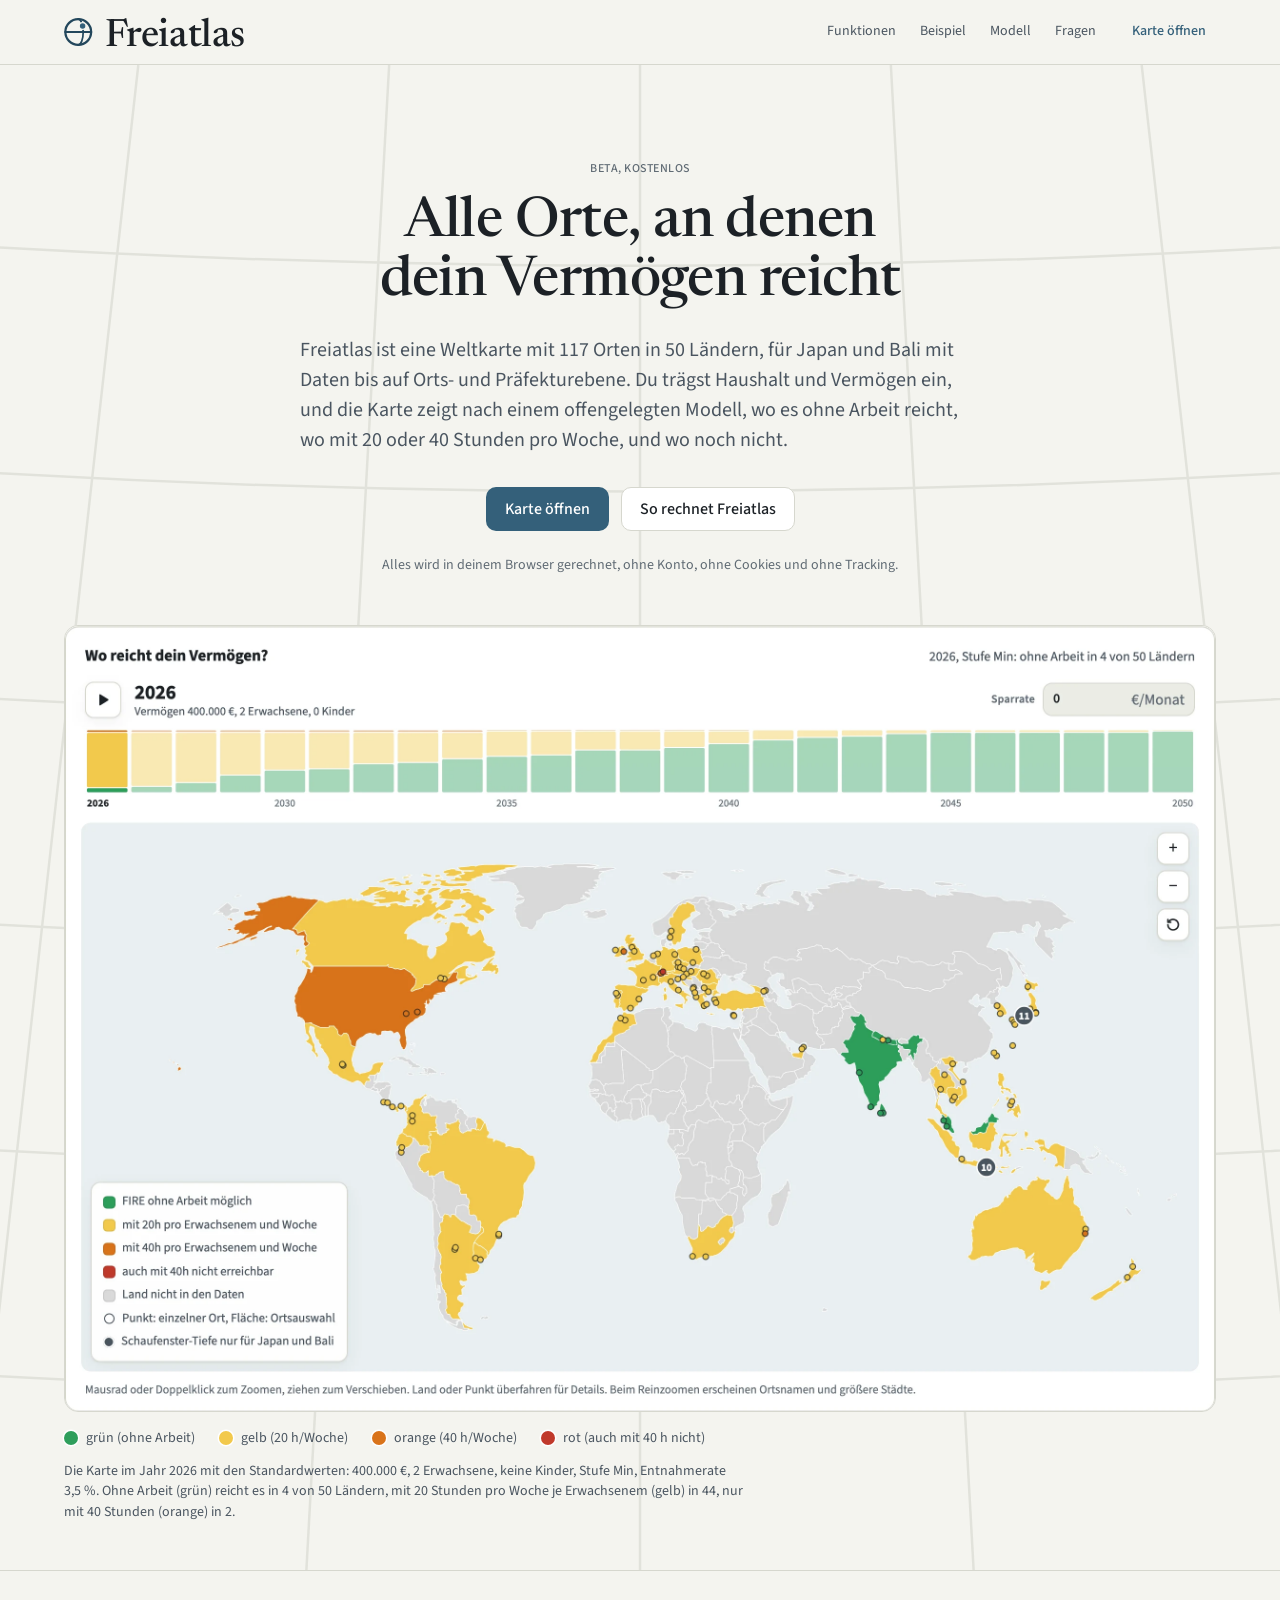
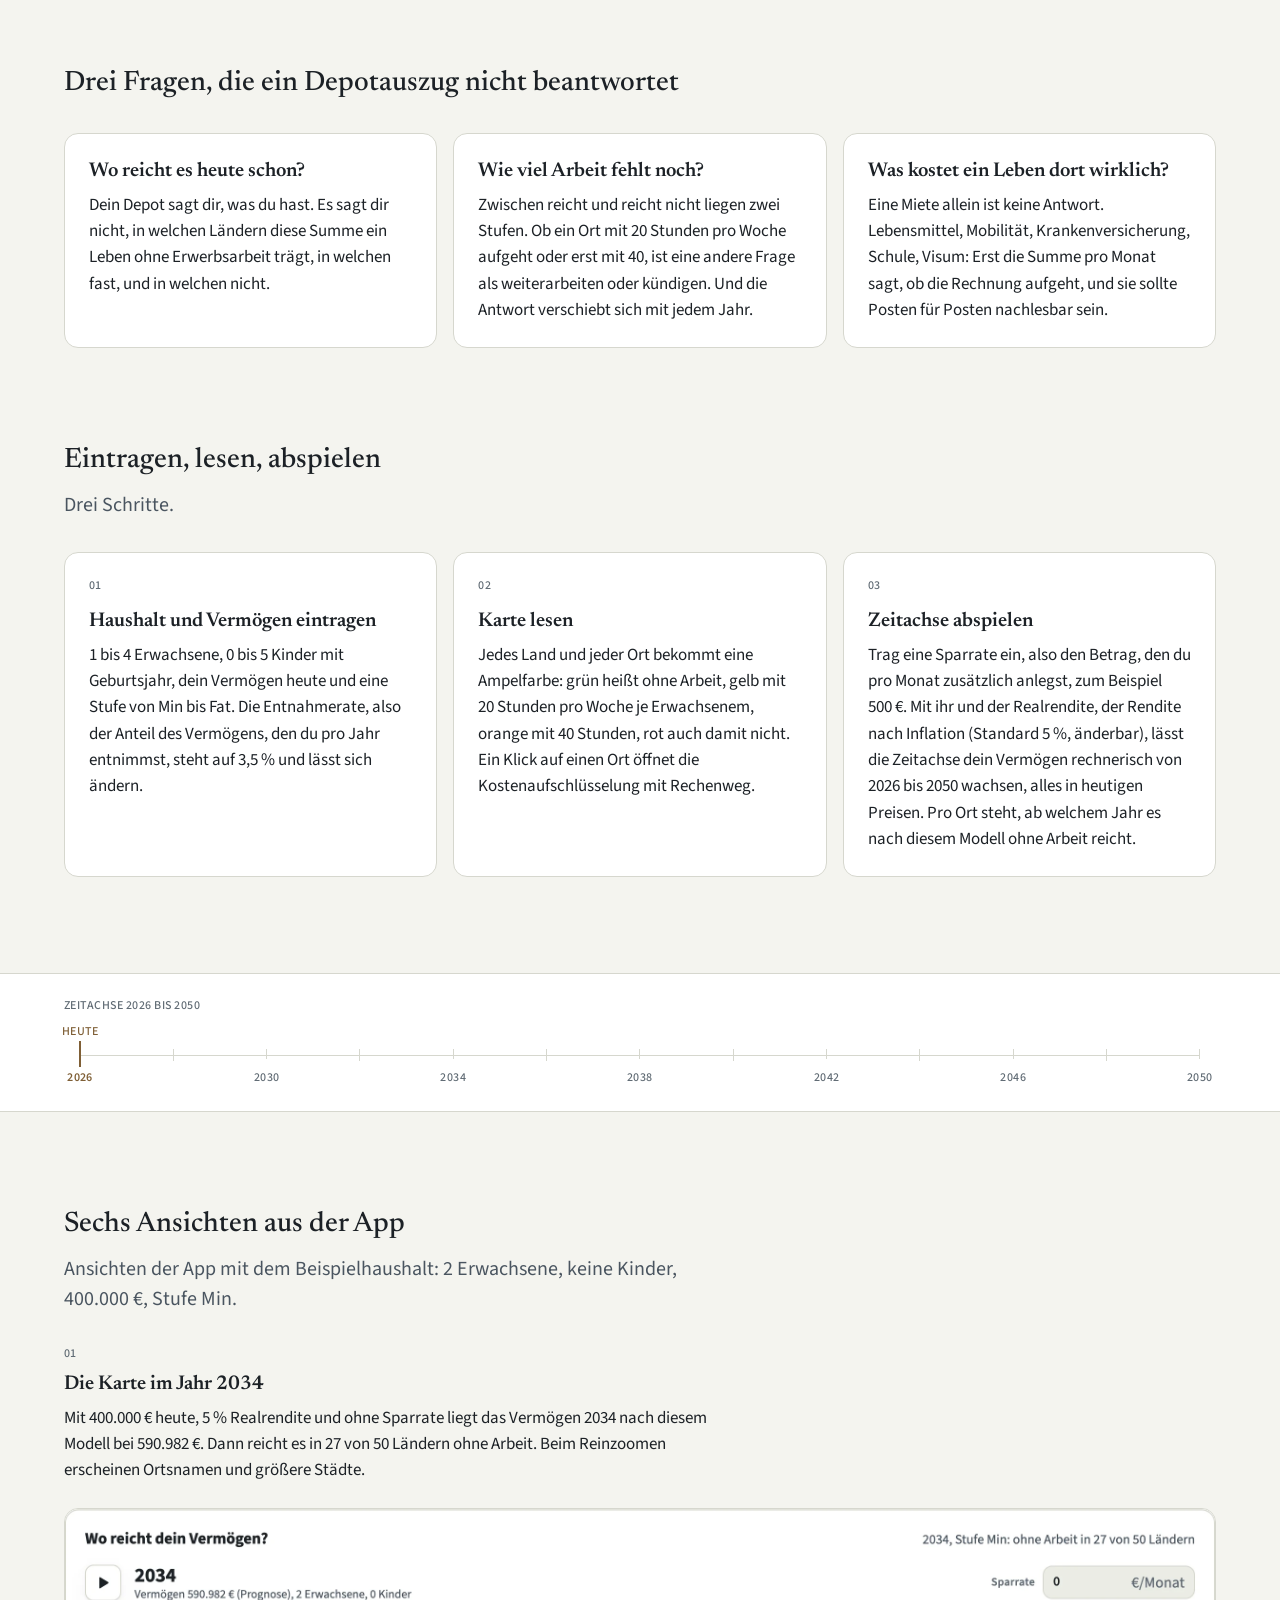
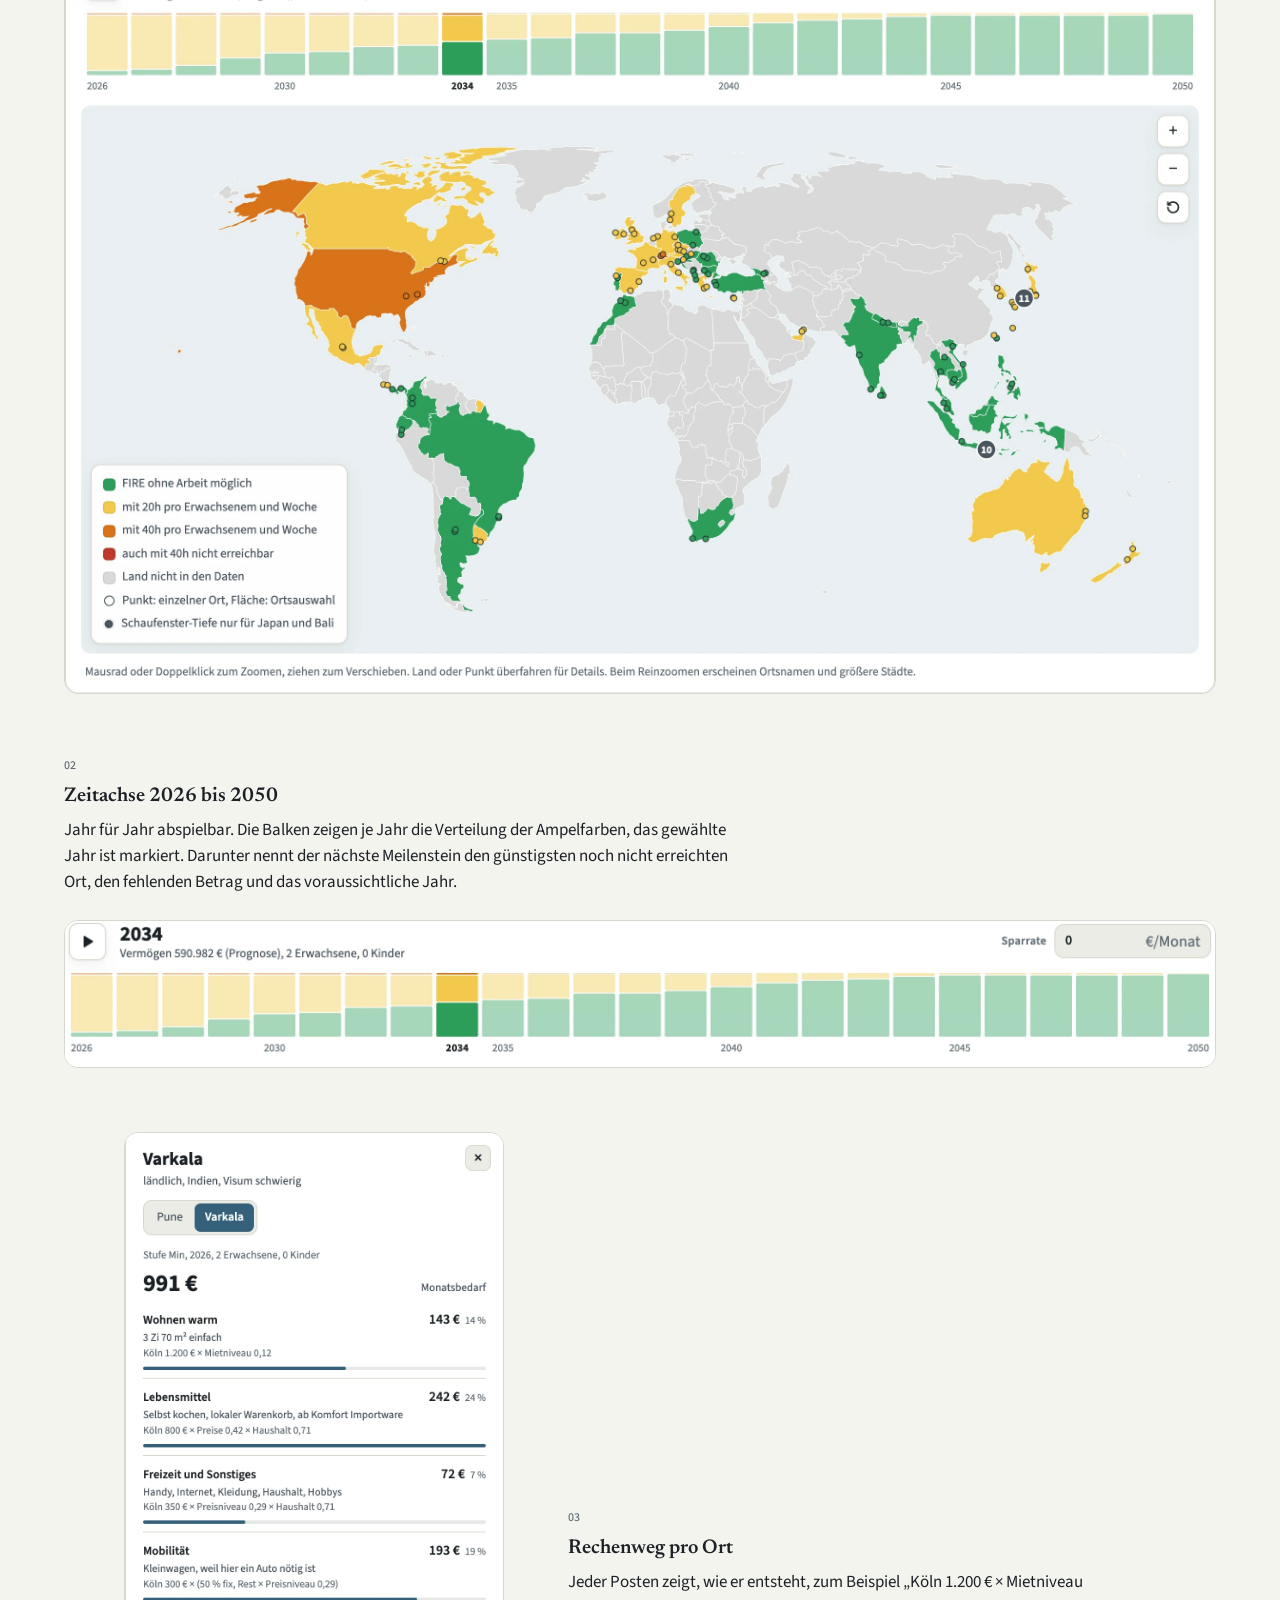
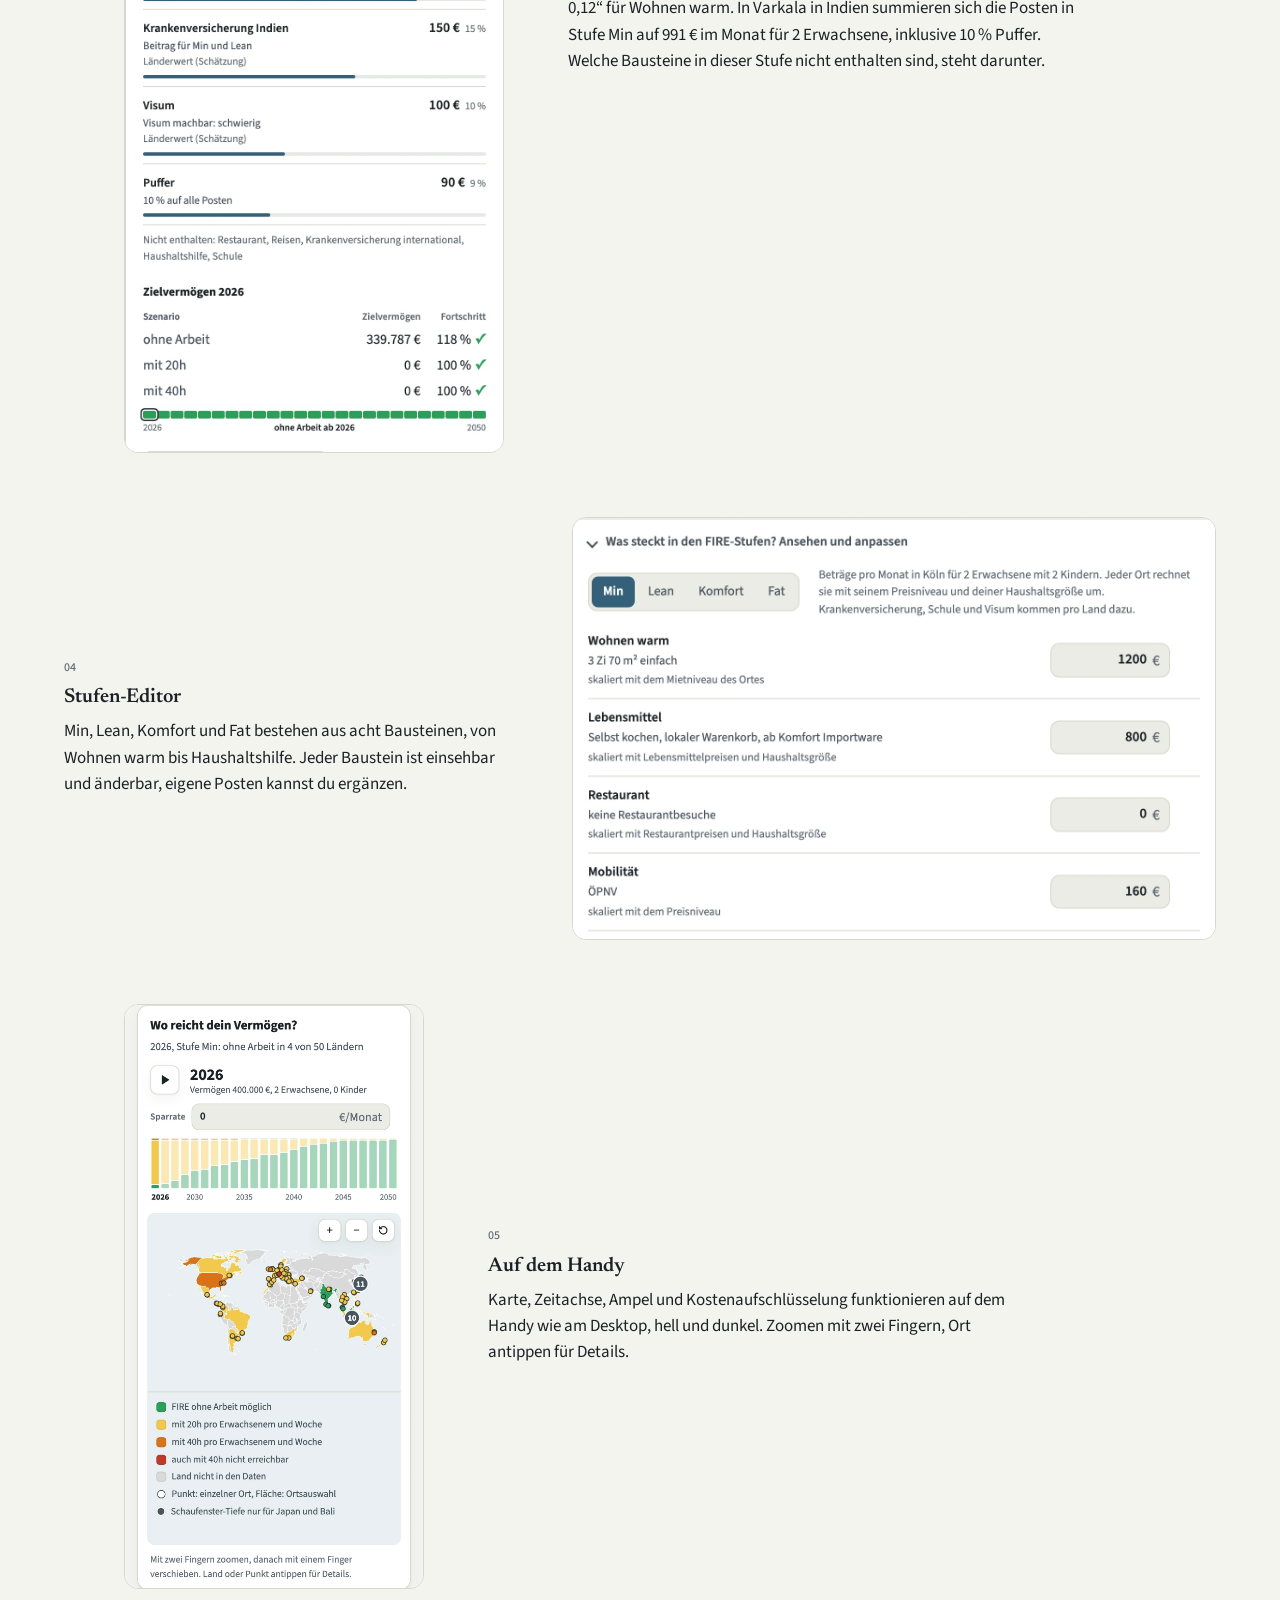
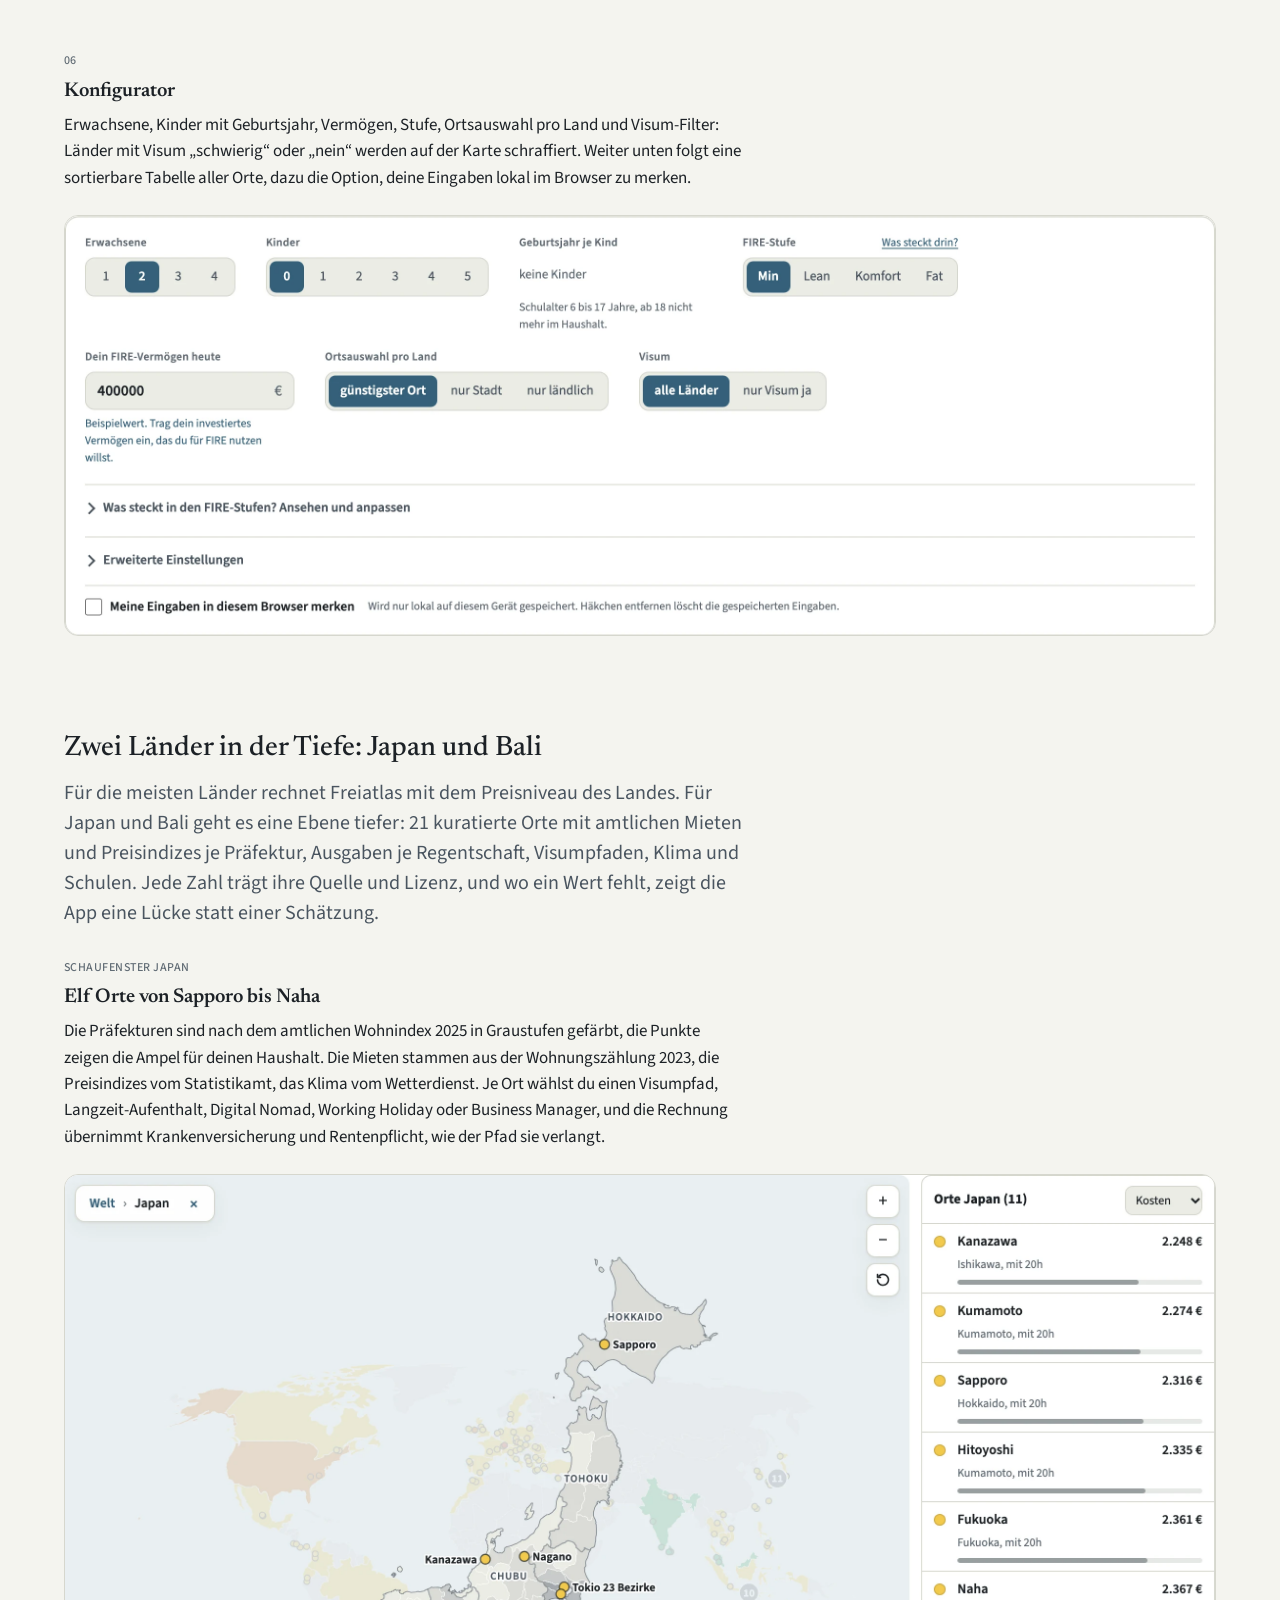
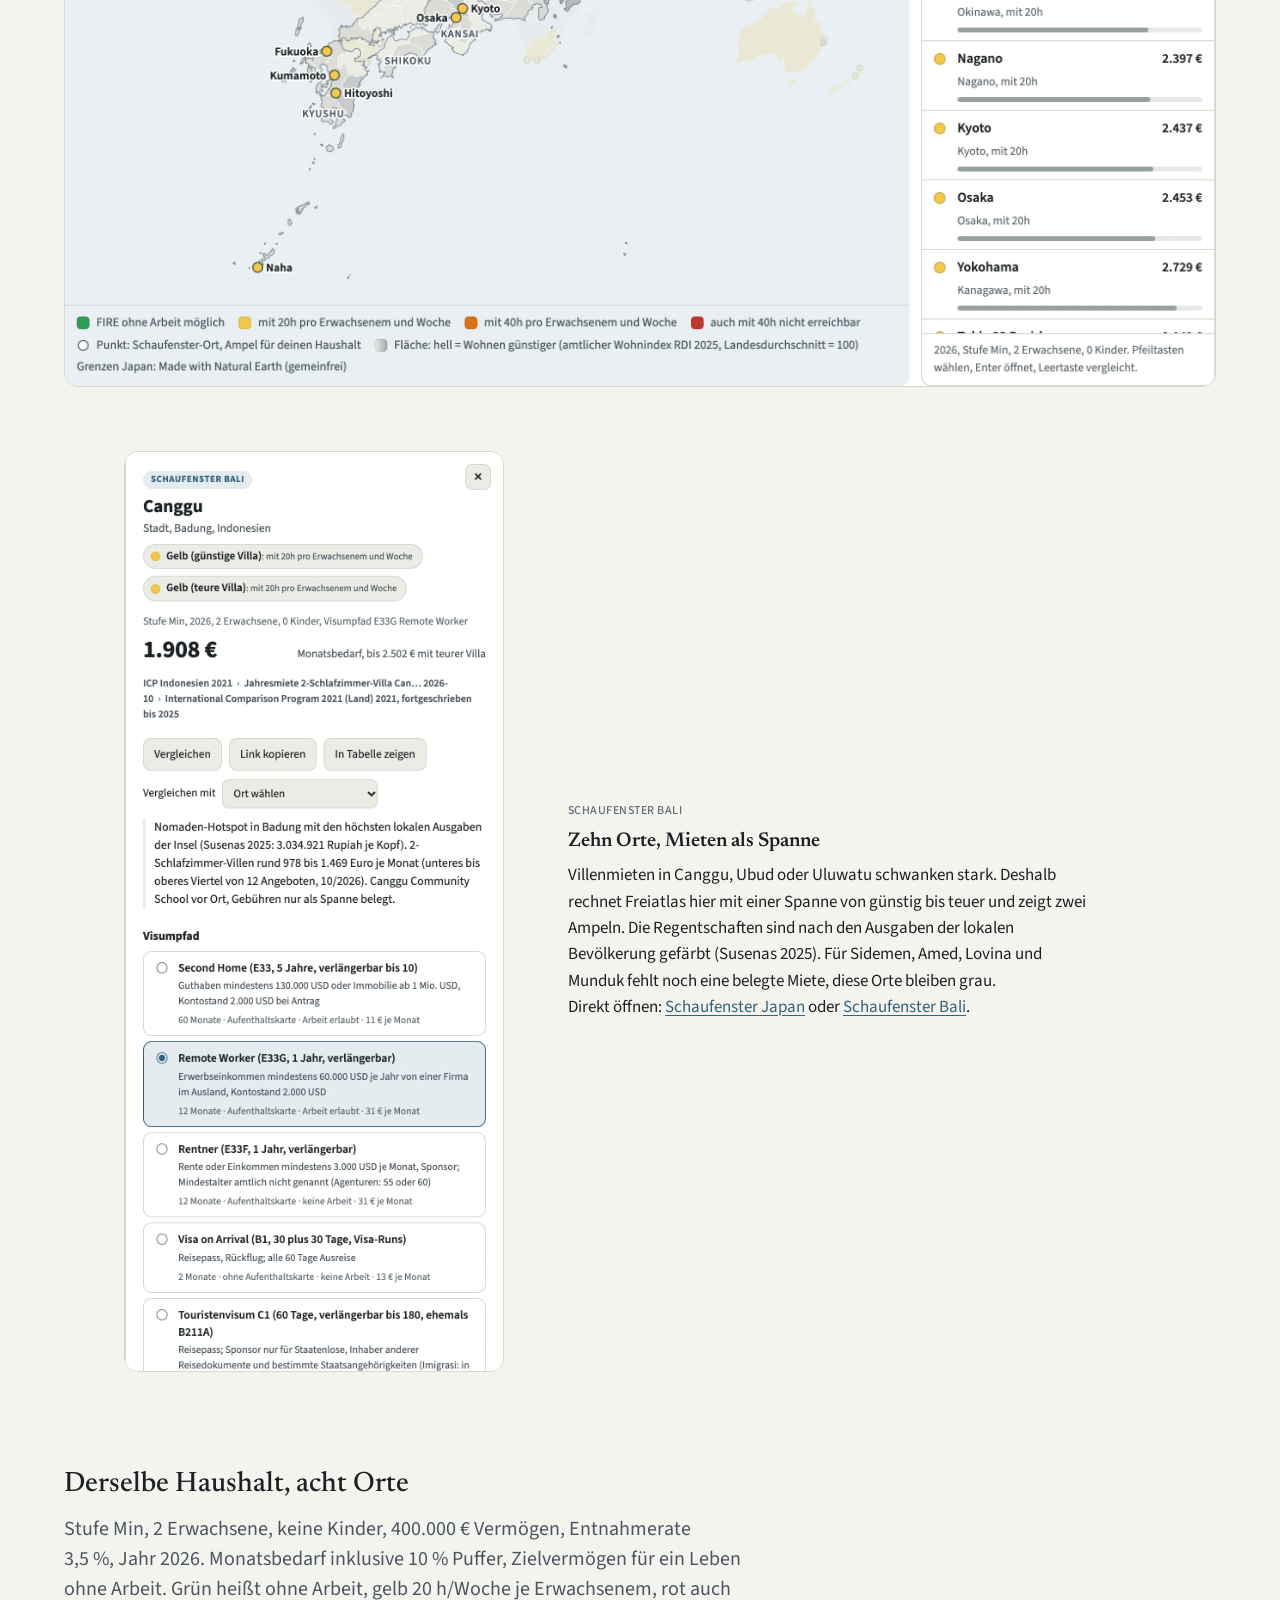
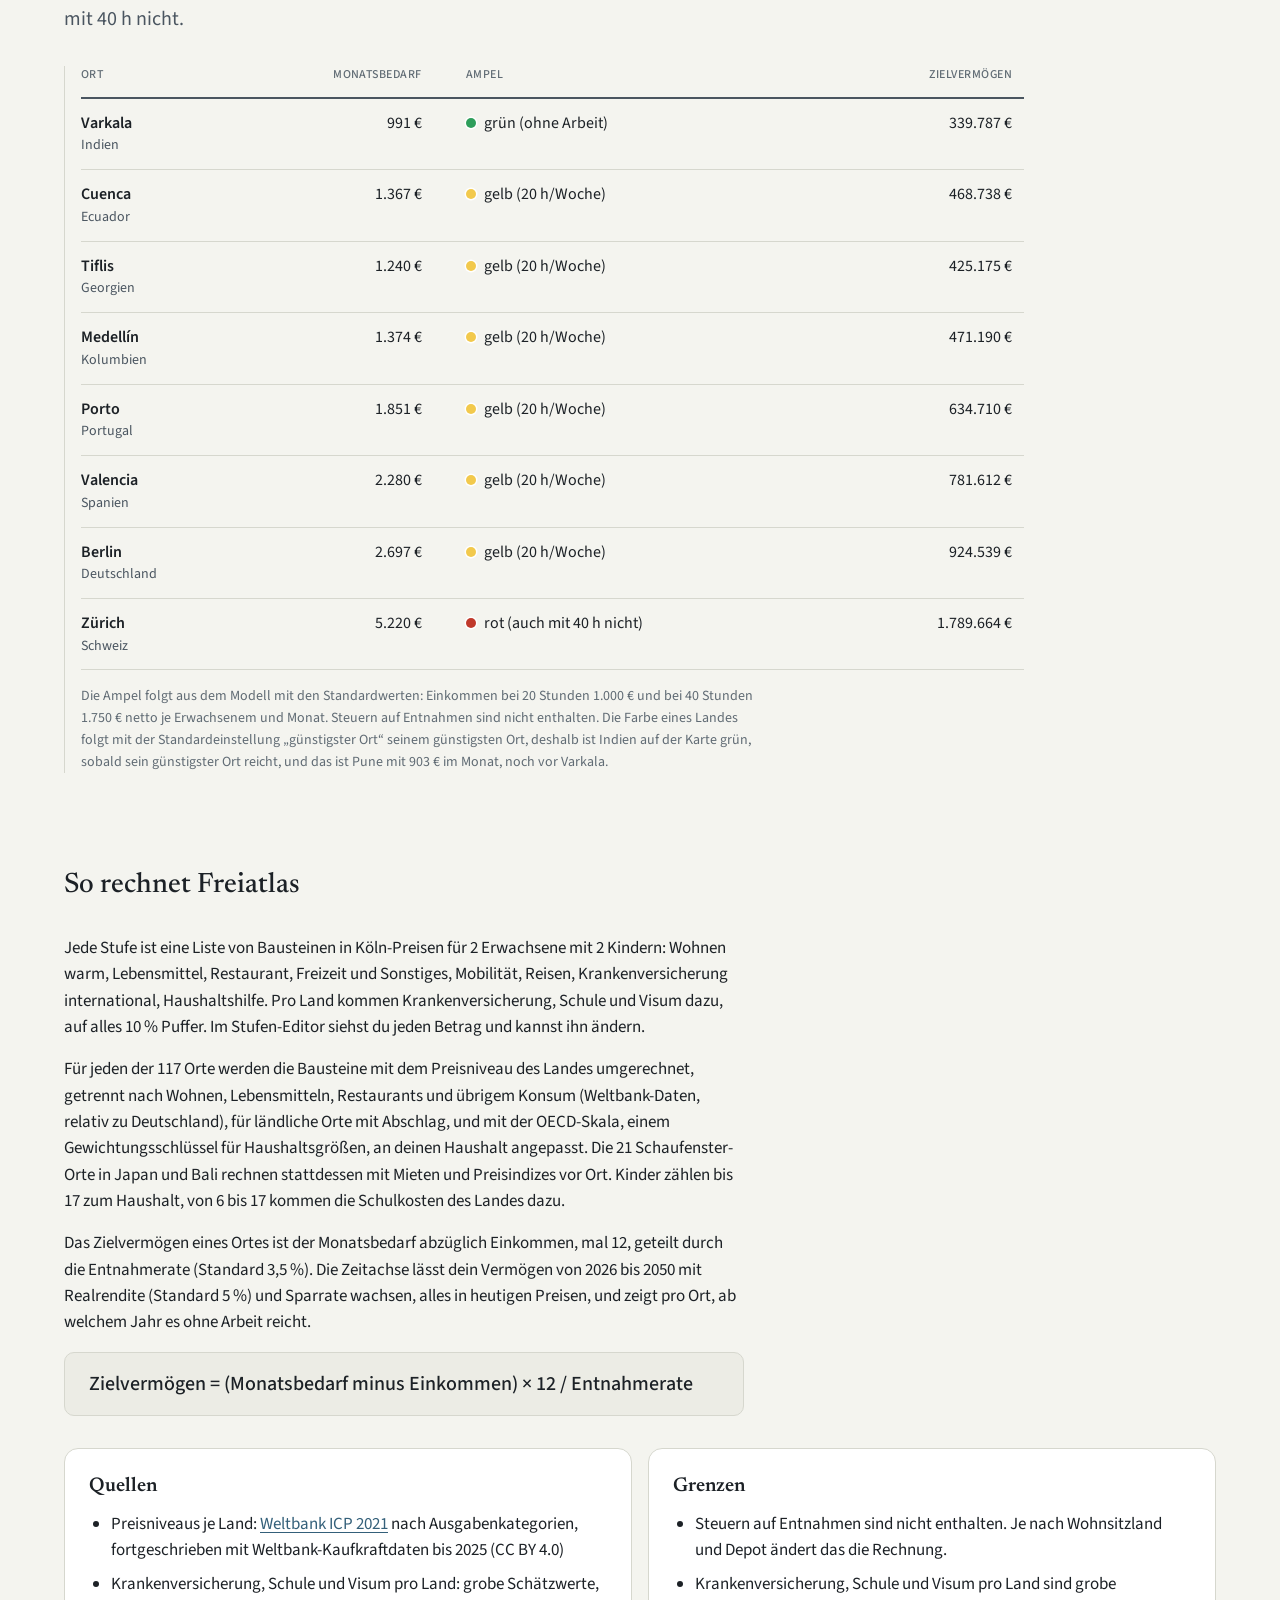
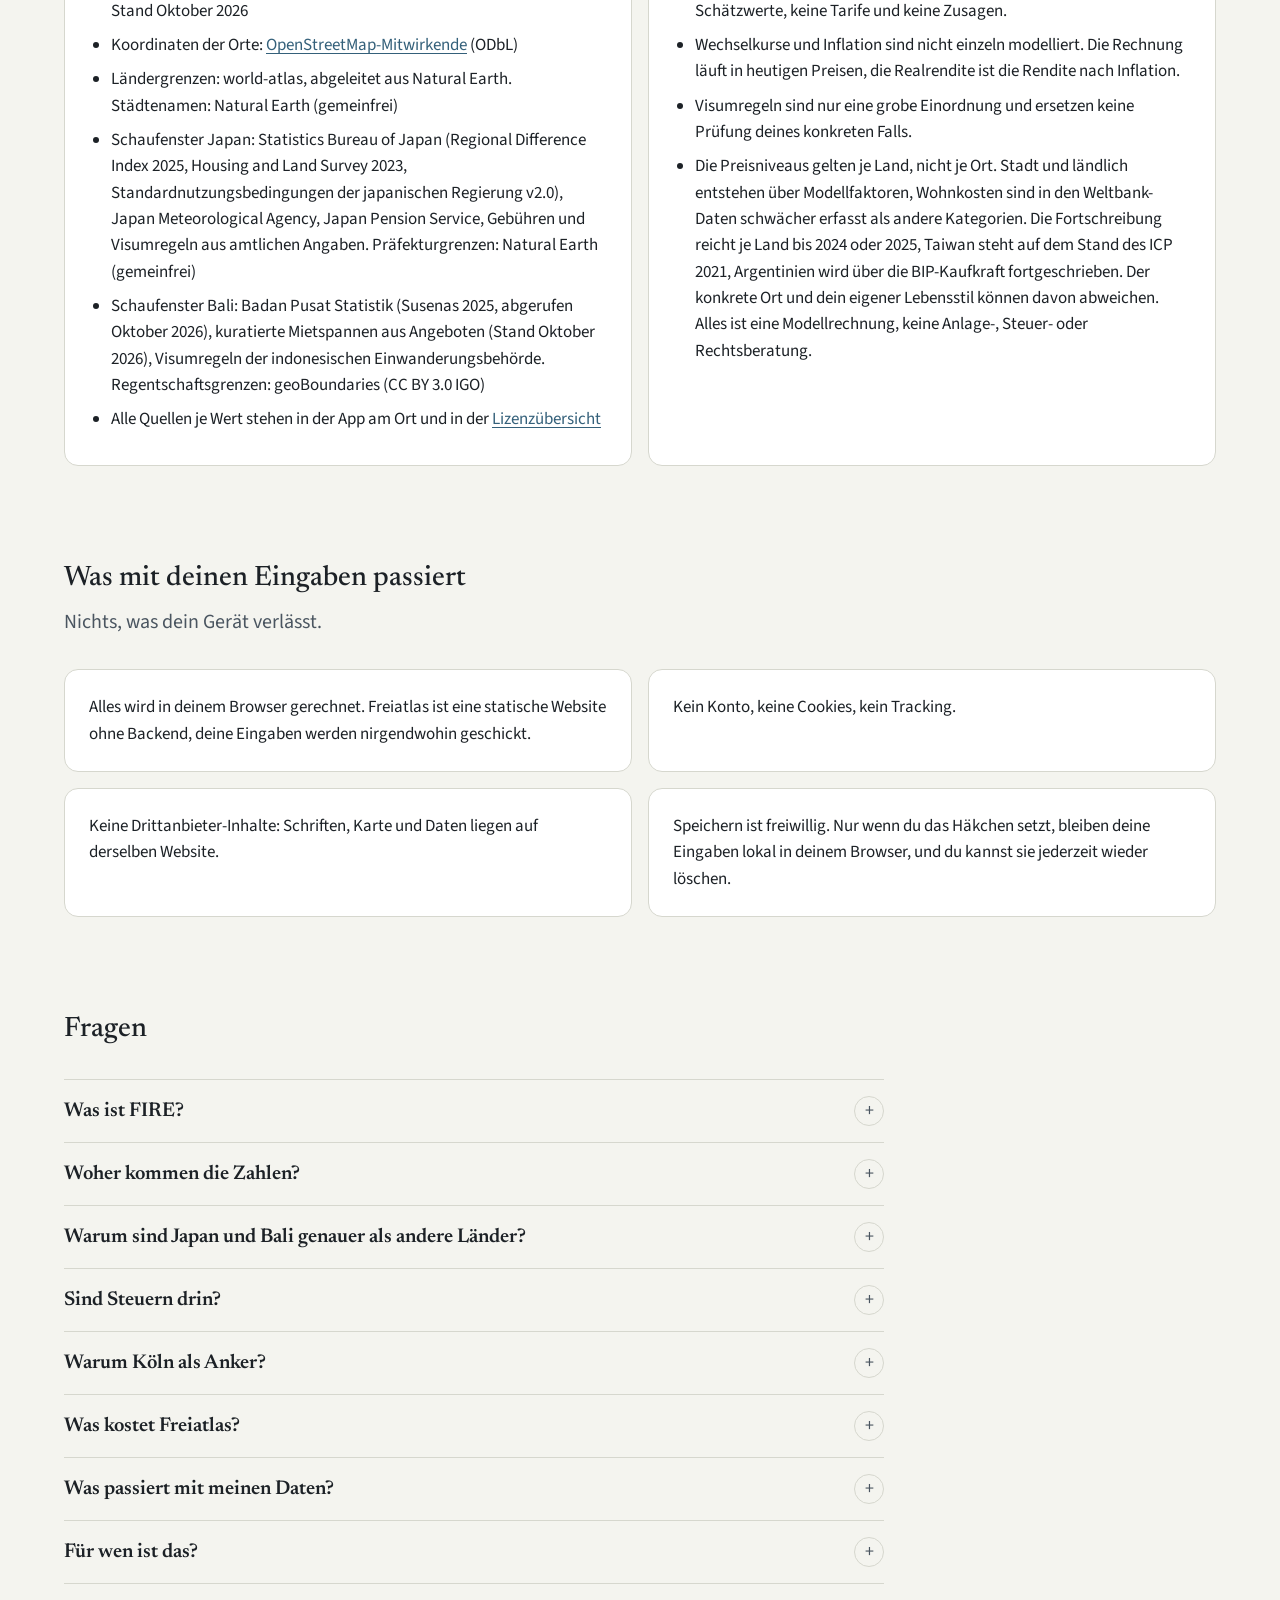
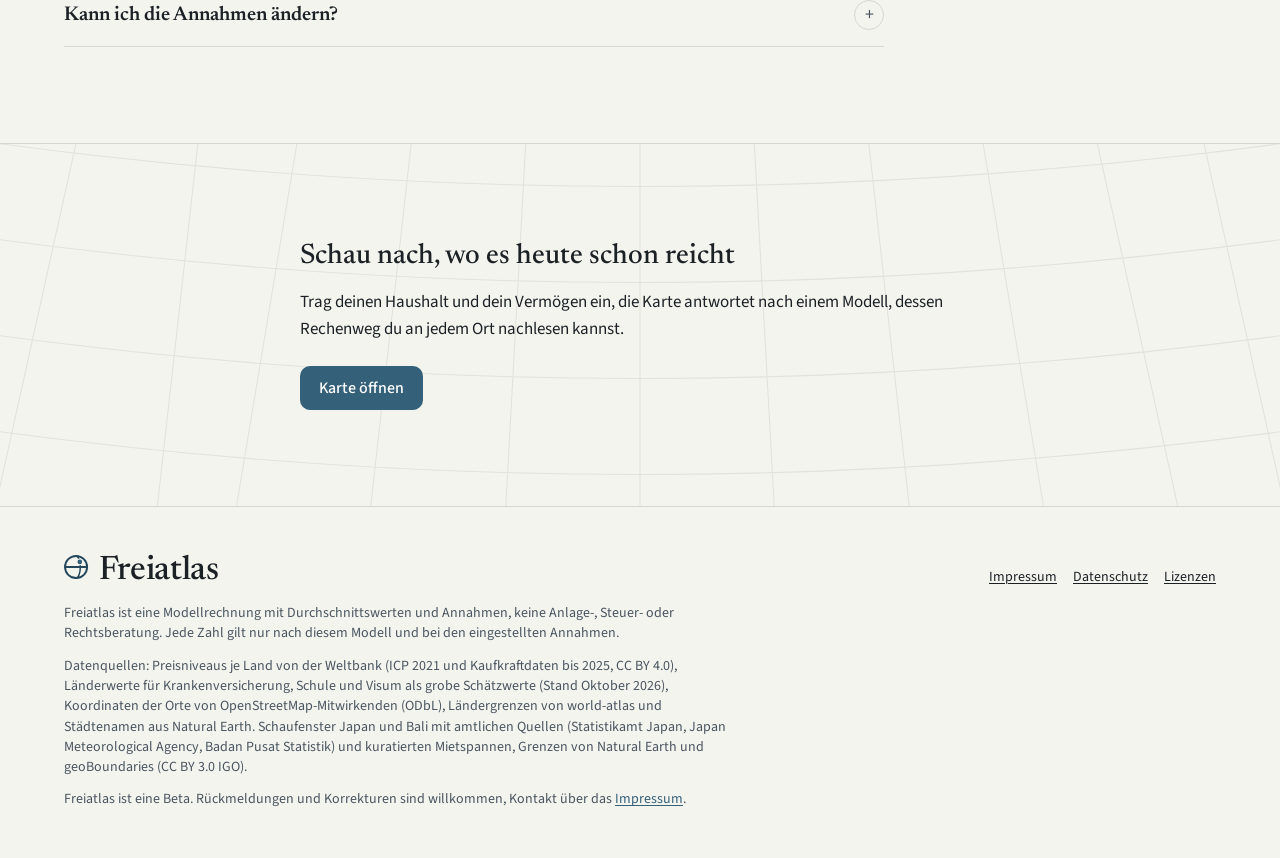
<file: index.html>
<!doctype html>
<html lang="de">
<head>
<meta charset="utf-8">
<meta name="viewport" content="width=device-width, initial-scale=1">
<meta http-equiv="Content-Security-Policy" content="default-src 'self'; script-src 'self' 'unsafe-inline'; style-src 'self' 'unsafe-inline'; img-src 'self' data:; connect-src 'self'; base-uri 'self'; form-action 'none'">
<meta name="referrer" content="no-referrer">
<meta name="robots" content="noindex">
<meta name="color-scheme" content="light dark">
<meta name="theme-color" content="#F4F4EF" media="(prefers-color-scheme: light)">
<meta name="theme-color" content="#111416" media="(prefers-color-scheme: dark)">
<title>Freiatlas: Wo dein Vermögen heute schon reicht</title>
<meta name="description" content="Interaktive Weltkarte mit 117 Orten in 50 Ländern: wo dein Vermögen rechnerisch ohne Arbeit reicht, wo mit 20 oder 40 Stunden pro Woche. Beta, kostenlos, ohne Konto.">
<meta property="og:title" content="Freiatlas: Wo dein Vermögen heute schon reicht">
<meta property="og:description" content="Interaktive Weltkarte mit 117 Orten in 50 Ländern: wo dein Vermögen rechnerisch ohne Arbeit reicht, wo mit 20 oder 40 Stunden pro Woche. Beta, kostenlos, ohne Konto.">
<meta property="og:type" content="website">
<meta property="og:locale" content="de_DE">
<meta property="og:url" content="https://peppe1337.github.io/freiatlas/">
<meta property="og:image" content="https://peppe1337.github.io/freiatlas/assets/og.png">
<meta property="og:image:width" content="1200">
<meta property="og:image:height" content="630">
<meta property="og:image:alt" content="Freiatlas: Weltkarte mit Ampelfarben, wo dein Vermögen reicht">
<meta name="twitter:card" content="summary_large_image">
<meta name="twitter:image" content="https://peppe1337.github.io/freiatlas/assets/og.png">
<link rel="icon" href="favicon.svg" type="image/svg+xml">
<link rel="icon" href="favicon.ico" sizes="any">
<link rel="apple-touch-icon" href="apple-touch-icon.png">
<link rel="preload" as="font" type="font/woff2" crossorigin href="assets/fonts/newsreader-latin-opsz-normal.woff2">
<link rel="preload" as="font" type="font/woff2" crossorigin href="assets/fonts/source-sans-3-latin-wght-normal.woff2">
<link rel="stylesheet" href="assets/fonts/fonts.css">
<script type="application/ld+json">
{
  "@context": "https://schema.org",
  "@type": "SoftwareApplication",
  "name": "Freiatlas",
  "applicationCategory": "FinanceApplication",
  "operatingSystem": "Web",
  "inLanguage": "de",
  "description": "Interaktive Weltkarte mit 117 Orten in 50 Ländern: wo dein Vermögen rechnerisch ohne Arbeit reicht, wo mit 20 oder 40 Stunden pro Woche. Beta, kostenlos, ohne Konto.",
  "offers": { "@type": "Offer", "price": "0", "priceCurrency": "EUR" }
}
</script>
<style>
  :root {
    --bg: #F4F4EF; --surface: #FFFFFF; --surface2: #ECECE5; --border: #D6D7CE;
    --text: #1C2126; --text2: #4A5560; --muted: #606B74;
    --primary: #34607A; --primary-strong: #23475C; --on-primary: #FFFFFF;
    --sepia: #7F5F36;
    --green: #2E9E5B; --yellow: #F2C94C; --orange: #D9731A; --red: #C0392B;
    --grid-alpha: 0.6;
    --fa-line: #23475C; --fa-dot: #34607A; --fa-word: #1C2126;
    --r-card: 14px; --r-ctl: 10px; --r-pill: 999px;
    --font-head: 'Newsreader Variable', 'Newsreader', Georgia, 'Times New Roman', serif;
    --font-body: 'Source Sans 3 Variable', 'Source Sans 3', -apple-system, 'Segoe UI', Roboto, Helvetica, Arial, sans-serif;
    --sec: 96px; --gutter: 24px;
    color-scheme: light;
  }
  @media (prefers-color-scheme: dark) {
    :root {
      --bg: #111416; --surface: #1A1E21; --surface2: #22272B; --border: #2F363B;
      --text: #E8EAE6; --text2: #B4BBC0; --muted: #8A949C;
      --primary: #7FB0CC; --primary-strong: #7FB0CC; --on-primary: #111416;
      --sepia: #C9A872;
      --grid-alpha: 0.5;
      --fa-line: #E8EAE6; --fa-dot: #7FB0CC; --fa-word: #E8EAE6;
      color-scheme: dark;
    }
  }
  @media (max-width: 720px) { :root { --sec: 64px; --gutter: 16px; } }

  * { box-sizing: border-box; }
  html { -webkit-text-size-adjust: 100%; scroll-behavior: smooth; scroll-padding-top: 80px; }
  @media (prefers-reduced-motion: reduce) {
    html { scroll-behavior: auto; }
    *, *::before, *::after { transition: none !important; animation: none !important; }
  }
  body {
    margin: 0; background: var(--bg); color: var(--text);
    font-family: var(--font-body); font-size: 17px; line-height: 1.55;
    font-optical-sizing: auto; overflow-x: hidden;
  }
  a { color: var(--primary); text-decoration: underline; text-decoration-thickness: 1px; text-underline-offset: 0.15em; transition: color 160ms ease-out; }
  a:hover { color: var(--primary-strong); }
  :focus-visible { outline: 2px solid var(--primary); outline-offset: 2px; border-radius: var(--r-ctl); }
  img, svg { max-width: 100%; height: auto; }
  img { display: block; }
  p { margin: 0 0 16px; }
  ul, ol { margin: 0 0 16px; padding-left: 22px; }
  li { margin: 0 0 8px; }
  strong { font-weight: 600; }

  /* Typografische Rollen */
  h1, h2, h3 { font-family: var(--font-head); font-optical-sizing: auto; font-weight: 500; margin: 0; color: var(--text); }
  h1, h2 { text-wrap: balance; }
  h1 { font-size: clamp(2.25rem, 1.6rem + 2.6vw, 3.5rem); line-height: 1.05; letter-spacing: -0.01em; }
  h2 { font-size: 1.75rem; line-height: 1.2; letter-spacing: 0; }
  h3 { font-size: 1.25rem; line-height: 1.3; font-weight: 600; }
  .lead { font-size: 1.25rem; line-height: 1.5; color: var(--text2); }
  .small { font-size: 0.875rem; line-height: 1.45; }
  .caption { font-size: 0.75rem; line-height: 1.4; font-weight: 500; letter-spacing: 0.04em; text-transform: uppercase; color: var(--muted); }
  .muted { color: var(--muted); }
  .text2 { color: var(--text2); }
  .num { font-variant-numeric: tabular-nums lining-nums; }
  .measure { max-width: 680px; }

  /* Raster */
  .wrap { max-width: 1200px; margin: 0 auto; padding: 0 var(--gutter); }
  section.sec { padding-top: var(--sec); }
  .sec-head { margin-bottom: 32px; }
  .sec-head .caption { display: block; margin-bottom: 8px; }
  .sec-head .lead { margin: 12px 0 0; max-width: 680px; }
  .grid { display: grid; gap: 16px; }
  .grid > * { min-width: 0; }
  .grid-3 { grid-template-columns: repeat(3, minmax(0, 1fr)); }
  @media (max-width: 900px) { .grid-3 { grid-template-columns: repeat(2, minmax(0, 1fr)); } }
  @media (max-width: 560px) { .grid-3 { grid-template-columns: 1fr; } }
  .card { background: var(--surface); border: 1px solid var(--border); border-radius: var(--r-card); padding: 24px; }
  .card h3 { margin-bottom: 8px; }
  .card p { color: var(--text); }
  .card p:last-child { margin-bottom: 0; }
  @media (max-width: 720px) { .card { padding: 16px; } }

  /* Skip-Link */
  .skip { position: absolute; left: 16px; top: -100px; z-index: 100; background: var(--surface); color: var(--text); border: 1px solid var(--border); border-radius: var(--r-ctl); padding: 12px 16px; text-decoration: none; }
  .skip:focus { top: 12px; }

  /* Buttons */
  .btn { display: inline-flex; align-items: center; justify-content: center; gap: 8px; font: inherit; font-weight: 500; font-size: 1rem; line-height: 1; min-height: 44px; padding: 12px 18px; border-radius: var(--r-ctl); border: 1px solid transparent; cursor: pointer; text-decoration: none; transition: background-color 160ms ease-out, color 160ms ease-out, border-color 160ms ease-out; }
  .btn-primary { background: var(--primary); color: var(--on-primary); }
  .btn-primary:hover { background: var(--primary-strong); color: var(--on-primary); }
  .btn-secondary { background: var(--surface); color: var(--text); border-color: var(--border); }
  .btn-secondary:hover { border-color: var(--primary); color: var(--primary-strong); }
  .btn-row { display: flex; flex-wrap: wrap; gap: 12px; align-items: center; }

  /* Kopfzeile: Lockup aus Bildmarke und Wortmarke (Newsreader 500, opsz 36), Markenhöhe 28 px */
  .topbar { position: sticky; top: 0; z-index: 10; background: var(--bg); border-bottom: 1px solid var(--border); }
  .topbar .wrap { display: flex; align-items: center; justify-content: space-between; gap: 16px; min-height: 64px; }
  .brand { display: inline-flex; align-items: center; color: var(--fa-word); text-decoration: none; }
  .brand .lockup { display: block; width: 180px; height: 28px; }
  .brand .mark-only { display: none; width: 28px; height: 28px; }
  @media (max-width: 479px) { .brand .lockup { width: 154px; height: 24px; } }
  .topnav { display: flex; align-items: center; gap: 4px 16px; }
  .topnav ul { list-style: none; margin: 0; padding: 0; display: flex; gap: 4px; }
  .topnav li { margin: 0; }
  .topnav a { display: inline-flex; align-items: center; min-height: 44px; padding: 0 10px; font-size: 0.875rem; color: var(--text2); text-decoration: none; border-radius: var(--r-ctl); }
  .topnav a:hover { color: var(--primary-strong); }
  .topnav a.cta { color: var(--primary); font-weight: 500; }
  .topnav a.cta:hover { color: var(--primary-strong); text-decoration: underline; text-decoration-thickness: 1px; text-underline-offset: 0.15em; }
  .menu { display: none; }
  @media (max-width: 860px) {
    .topnav { display: none; }
    .menu { display: block; }
    .menu summary { list-style: none; cursor: pointer; display: inline-flex; align-items: center; min-height: 44px; padding: 0 12px; border: 1px solid var(--border); border-radius: var(--r-ctl); background: var(--surface); font-weight: 500; font-size: 0.875rem; color: var(--text); }
    .menu summary::-webkit-details-marker { display: none; }
    .menu[open] summary { border-color: var(--primary); }
    .menu ul { list-style: none; margin: 0; padding: 8px var(--gutter) 16px; position: absolute; left: 0; right: 0; top: 100%; background: var(--bg); border-bottom: 1px solid var(--border); display: grid; gap: 4px; }
    .menu li { margin: 0; }
    .menu a { display: flex; align-items: center; min-height: 44px; padding: 0 12px; text-decoration: none; color: var(--text); border-radius: var(--r-ctl); }
    .menu a:hover { background: var(--surface2); }
    .menu a.cta { color: var(--primary); font-weight: 500; }
  }

  /* Hero */
  .hero { position: relative; overflow: hidden; padding: 96px 0 0; border-bottom: 1px solid var(--border); }
  .hero .graticule { position: absolute; inset: 0; width: 100%; height: 100%; z-index: 0; }
  .graticule { color: var(--border); opacity: var(--grid-alpha); pointer-events: none; display: block; }
  .hero .inner { position: relative; text-align: center; max-width: 820px; margin: 0 auto; }
  .hero .caption { display: block; margin-bottom: 16px; }
  .hero h1 { margin: 0 0 24px; }
  .hero .lead { margin: 0 auto 32px; max-width: 680px; text-align: left; }
  .hero .btn-row { justify-content: center; }
  .hero .privacy { margin: 24px 0 0; font-size: 0.875rem; color: var(--muted); }
  .hero figure { position: relative; margin: 48px auto 0; max-width: 1152px; }
  .hero .legend { margin-top: 16px; }
  .hero figcaption { margin: 12px 0 0; padding-bottom: 48px; font-size: 0.875rem; line-height: 1.45; color: var(--text2); max-width: 680px; }
  @media (max-width: 720px) {
    .hero { padding-top: 64px; }
    .hero figure { margin-top: 32px; }
    .hero .shot { max-width: 320px; margin: 0 auto; }
    .hero figcaption { padding-bottom: 32px; }
  }

  /* Screenshot-Rahmen */
  .shot { background: var(--surface); border: 1px solid var(--border); border-radius: var(--r-card); overflow: hidden; }
  .shot img { width: 100%; height: auto; max-width: 100%; }
  .shot-scroll { overflow-x: auto; -webkit-overflow-scrolling: touch; }
  @media (max-width: 720px) { .shot-scroll img { min-width: 720px; } }

  /* Ampelpunkte */
  .dot { display: inline-block; border-radius: var(--r-pill); box-shadow: 0 0 0 1.5px var(--surface); flex: 0 0 auto; vertical-align: middle; }
  .dot-10 { width: 10px; height: 10px; } .dot-14 { width: 14px; height: 14px; }
  .dot.green { background: var(--green); } .dot.yellow { background: var(--yellow); } .dot.orange { background: var(--orange); } .dot.red { background: var(--red); }
  .legend { list-style: none; margin: 0; padding: 0; display: flex; flex-wrap: wrap; gap: 8px 24px; align-items: center; font-size: 0.875rem; color: var(--text2); }
  .legend li { margin: 0; display: inline-flex; align-items: center; gap: 8px; white-space: nowrap; }

  /* Schritte */
  .steps { list-style: none; padding: 0; margin: 0; counter-reset: st; display: grid; grid-template-columns: repeat(3, minmax(0, 1fr)); gap: 16px; }
  .steps li { margin: 0; background: var(--surface); border: 1px solid var(--border); border-radius: var(--r-card); padding: 24px; }
  .steps li::before { counter-increment: st; content: counter(st, decimal-leading-zero); display: block; font-size: 0.75rem; font-weight: 500; letter-spacing: 0.04em; color: var(--muted); font-variant-numeric: tabular-nums; margin-bottom: 12px; }
  .steps h3 { margin-bottom: 8px; }
  .steps p { margin: 0; color: var(--text); }
  @media (max-width: 900px) { .steps { grid-template-columns: 1fr; } }
  @media (max-width: 720px) { .steps li { padding: 16px; } }

  /* Jahresstreifen als Band */
  .band { margin-top: var(--sec); border-top: 1px solid var(--border); border-bottom: 1px solid var(--border); background: var(--surface); padding: 24px 0; }
  .band .caption { display: block; margin-bottom: 16px; }
  .years { position: relative; display: flex; justify-content: space-between; margin: 0 16px; height: 56px; }
  .years::before { content: ""; position: absolute; left: 0; right: 0; top: 24px; height: 1px; background: var(--border); }
  .yr { position: relative; width: 0; display: flex; flex-direction: column; align-items: center; }
  .yr i { display: block; width: 1px; height: 12px; margin-top: 18px; background: var(--border); }
  .yr b, .yr em { white-space: nowrap; font-style: normal; }
  .yr b { margin-top: 10px; font-size: 0.75rem; font-weight: 500; letter-spacing: 0.04em; color: var(--muted); font-variant-numeric: tabular-nums; }
  .yr.today i { width: 2px; height: 28px; margin-top: 10px; background: var(--sepia); }
  .yr.today b { color: var(--sepia); font-weight: 600; margin-top: 2px; }
  .yr.today em { position: absolute; top: -8px; font-size: 0.75rem; font-weight: 500; letter-spacing: 0.04em; text-transform: uppercase; color: var(--sepia); }
  @media (max-width: 600px) { .yr.l4 b { display: none; } }

  /* Funktionen */
  .feat { display: grid; grid-template-columns: minmax(0, 5fr) minmax(0, 7fr); gap: 32px 48px; align-items: center; }
  .feat + .feat { margin-top: 64px; }
  .feat .feat-text { max-width: 520px; }
  .feat .caption { display: block; margin-bottom: 8px; }
  .feat h3 { margin-bottom: 8px; }
  .feat p { margin: 0; color: var(--text); }
  .feat.rev .feat-media { order: -1; }
  .feat.narrow { grid-template-columns: minmax(0, 440px) minmax(0, 1fr); gap: 32px 64px; align-items: center; }
  .feat.narrow .feat-text { padding-top: 0; }
  .feat.narrow .feat-media { justify-self: end; width: 100%; max-width: 380px; }
  .feat.narrow.phone { grid-template-columns: minmax(0, 360px) minmax(0, 1fr); }
  .feat.narrow.phone .feat-media { max-width: 300px; }
  .feat.wide { grid-template-columns: 1fr; gap: 24px; }
  .feat.wide .feat-text { max-width: 680px; }
  @media (max-width: 860px) {
    .feat, .feat.narrow, .feat.narrow.phone { grid-template-columns: 1fr; gap: 24px; }
    .feat.rev .feat-media { order: 0; }
    .feat .feat-text { max-width: 680px; }
    .feat.narrow .feat-text { padding-top: 0; }
    .feat.narrow .feat-media { justify-self: start; }
    .feat + .feat { margin-top: 48px; }
  }
  @media (max-width: 720px) {
    .feat.wide .feat-media.cfg { max-width: 360px; }
    .feat .feat-media.edt { max-width: 400px; }
  }

  /* Beispiel: Tabelle als Rechenweg-Block */
  .calc { border-left: 1px solid var(--border); padding-left: 16px; max-width: 960px; font-variant-numeric: tabular-nums lining-nums; }
  .table-scroll { overflow-x: auto; -webkit-overflow-scrolling: touch; }
  table { border-collapse: collapse; width: 100%; font-size: 1rem; }
  th, td { text-align: left; vertical-align: top; padding: 12px 12px 12px 0; border-bottom: 1px solid var(--border); }
  thead th { font-size: 0.75rem; letter-spacing: 0.04em; text-transform: uppercase; font-weight: 500; color: var(--muted); padding-top: 0; border-bottom: 2px solid var(--text2); }
  td.num, th.num { text-align: right; white-space: nowrap; }
  td.num { font-variant-numeric: tabular-nums lining-nums; }
  th:nth-child(3), td:nth-child(3) { padding-left: 32px; }
  td .place { font-weight: 600; display: block; }
  td .country { display: block; font-size: 0.875rem; color: var(--text2); }
  td .status { display: inline-flex; align-items: center; gap: 8px; }
  .calc .note { font-size: 0.875rem; color: var(--muted); margin: 16px 0 0; max-width: 680px; }
  @media (max-width: 720px) {
    .calc { padding-left: 12px; }
    table { font-size: 0.9375rem; }
    thead { position: absolute; width: 1px; height: 1px; overflow: hidden; clip: rect(0 0 0 0); white-space: nowrap; }
    tbody tr { display: grid; grid-template-columns: minmax(0, 1fr) auto; gap: 8px 16px; padding: 14px 0; border-bottom: 1px solid var(--border); }
    tbody tr:first-child { padding-top: 0; }
    tbody td { display: block; padding: 0; border: 0; }
    tbody td:nth-child(1) { grid-area: 1 / 1; }
    tbody td:nth-child(3) { grid-area: 1 / 2; justify-self: end; text-align: right; }
    tbody td:nth-child(2) { grid-area: 2 / 1; text-align: left; }
    tbody td:nth-child(4) { grid-area: 2 / 2; }
    td .status { gap: 6px; }
    td.num::before { content: attr(data-label); display: block; font-size: 0.75rem; line-height: 1.4; font-weight: 500; letter-spacing: 0.04em; text-transform: uppercase; color: var(--muted); }
  }

  /* Modell */
  .formula { font-family: var(--font-body); font-variant-numeric: tabular-nums lining-nums; font-size: 1.25rem; line-height: 1.5; font-weight: 500; background: var(--surface2); border: 1px solid var(--border); border-radius: var(--r-ctl); padding: 16px 24px; margin: 8px 0 32px; max-width: 680px; overflow-wrap: anywhere; }
  .cols-2 { display: grid; grid-template-columns: repeat(2, minmax(0, 1fr)); gap: 16px; margin-top: 32px; }
  @media (max-width: 860px) { .cols-2 { grid-template-columns: 1fr; } }
  .cols-2 ul { margin: 12px 0 0; }
  .cols-2 li { color: var(--text); }

  /* Privatsphäre */
  .points { list-style: none; padding: 0; margin: 0; display: grid; grid-template-columns: repeat(2, minmax(0, 1fr)); gap: 16px; }
  .points li { margin: 0; background: var(--surface); border: 1px solid var(--border); border-radius: var(--r-card); padding: 24px; color: var(--text); }
  @media (max-width: 720px) { .points { grid-template-columns: 1fr; } .points li { padding: 16px; } }

  /* FAQ */
  .faq { max-width: 820px; }
  .faq details { border-top: 1px solid var(--border); }
  .faq details:last-child { border-bottom: 1px solid var(--border); }
  .faq summary { cursor: pointer; list-style: none; display: flex; align-items: center; justify-content: space-between; gap: 16px; min-height: 44px; padding: 16px 0; font-family: var(--font-head); font-optical-sizing: auto; font-weight: 600; font-size: 1.25rem; line-height: 1.3; color: var(--text); }
  .faq summary::-webkit-details-marker { display: none; }
  .faq summary::after { content: "+"; flex: 0 0 auto; width: 28px; height: 28px; display: inline-flex; align-items: center; justify-content: center; border: 1px solid var(--border); border-radius: var(--r-pill); font-family: var(--font-body); font-weight: 400; font-size: 1.125rem; color: var(--text2); }
  .faq details[open] summary::after { content: "\2212"; }
  .faq summary:hover { color: var(--primary-strong); }
  .faq summary:focus-visible { outline-offset: -2px; }
  .faq .a { padding: 0 44px 24px 0; color: var(--text); max-width: 680px; }
  .faq .a p { margin: 0; }

  /* Abschluss-CTA */
  .final { margin-top: var(--sec); border-top: 1px solid var(--border); position: relative; overflow: hidden; padding: var(--sec) 0; }
  .final .graticule { position: absolute; inset: 0; width: 100%; height: 100%; }
  .final .inner { position: relative; text-align: left; max-width: 680px; margin: 0 auto; }
  .final h2 { margin-bottom: 16px; }
  .final p { color: var(--text); margin-bottom: 24px; }
  .final .btn-row { justify-content: flex-start; }

  /* Footer: Lockup in 24 px Markenhöhe (Wortmarke dann 33,6 px) */
  footer { border-top: 1px solid var(--border); padding: 48px 0; color: var(--text2); font-size: 0.875rem; line-height: 1.45; }
  footer .foot { display: grid; grid-template-columns: minmax(0, 1fr) auto; gap: 24px 48px; align-items: start; }
  footer .foot-text { max-width: 680px; }
  footer p { margin: 0 0 12px; }
  footer p:last-child { margin-bottom: 0; }
  footer .links { list-style: none; margin: 0; padding: 0; display: flex; flex-wrap: wrap; gap: 4px 16px; }
  footer .links li { margin: 0; }
  footer .links a { display: inline-flex; align-items: center; min-height: 44px; color: var(--text); }
  footer .brand { margin-bottom: 24px; }
  footer .brand .lockup { display: block; width: 154px; height: 24px; }
  @media (max-width: 720px) { footer .foot { grid-template-columns: 1fr; } }
.swipe-hint { display: none; margin: 8px 0 0; font-size: 13px; color: var(--muted); }
@media (max-width: 720px) { .swipe-hint { display: block; } .graticule { opacity: calc(var(--grid-alpha) * 0.45); } }
</style>
</head>
<body>
<a class="skip" href="#inhalt">Zum Inhalt springen</a>

<header class="topbar">
  <div class="wrap">
    <a class="brand" href="#top" aria-label="Freiatlas, zum Seitenanfang">
      <svg class="lockup" viewBox="3.75 3.75 362.2 56.5" overflow="visible" aria-hidden="true" focusable="false">
        <defs>
          <mask id="fa-gap-h" maskUnits="userSpaceOnUse" x="0" y="0" width="64" height="64">
            <rect width="64" height="64" fill="#fff"/>
            <circle cx="40.8" cy="20" r="8" fill="#000"/>
          </mask>
        </defs>
        <circle cx="32" cy="32" r="26" fill="none" stroke="var(--fa-line)" stroke-width="4.5"/>
        <g mask="url(#fa-gap-h)" fill="none" stroke="var(--fa-line)" stroke-linecap="round">
          <path d="M6 32H58" stroke-width="4.5"/>
          <path d="M32 6A10 26 0 0 1 32 58" stroke-width="3.5"/>
        </g>
        <circle cx="40.8" cy="20" r="5.5" fill="var(--fa-dot)"/>
        <text x="85.55" y="60.25" textLength="282.54" lengthAdjust="spacingAndGlyphs" fill="var(--fa-word)" style="font-family:var(--font-head);font-weight:500;font-size:79.21px;font-variation-settings:'opsz' 36;letter-spacing:-0.01em">Freiatlas</text>
      </svg>
      <svg class="mark-only" viewBox="0 0 64 64" aria-hidden="true" focusable="false">
        <defs>
          <mask id="fa-gap-m" maskUnits="userSpaceOnUse" x="0" y="0" width="64" height="64">
            <rect width="64" height="64" fill="#fff"/>
            <circle cx="40.8" cy="20" r="8" fill="#000"/>
          </mask>
        </defs>
        <circle cx="32" cy="32" r="26" fill="none" stroke="var(--fa-line)" stroke-width="4.5"/>
        <g mask="url(#fa-gap-m)" fill="none" stroke="var(--fa-line)" stroke-linecap="round">
          <path d="M6 32H58" stroke-width="4.5"/>
          <path d="M32 6A10 26 0 0 1 32 58" stroke-width="3.5"/>
        </g>
        <circle cx="40.8" cy="20" r="5.5" fill="var(--fa-dot)"/>
      </svg>
    </a>
    <nav class="topnav" aria-label="Seitennavigation">
      <ul>
        <li><a href="#funktionen">Funktionen</a></li>
        <li><a href="#beispiel">Beispiel</a></li>
        <li><a href="#modell">Modell</a></li>
        <li><a href="#faq">Fragen</a></li>
      </ul>
      <a class="cta" href="app/#karte">Karte öffnen</a>
    </nav>
    <details class="menu">
      <summary>Menü</summary>
      <nav aria-label="Menü">
        <ul>
          <li><a href="#funktionen">Funktionen</a></li>
          <li><a href="#beispiel">Beispiel</a></li>
          <li><a href="#modell">Modell</a></li>
          <li><a href="#faq">Fragen</a></li>
          <li><a class="cta" href="app/#karte">Karte öffnen</a></li>
        </ul>
      </nav>
    </details>
  </div>
</header>

<main id="inhalt">
  <span id="top"></span>

  <!-- Hero -->
  <section class="hero" aria-labelledby="h-hero">
    <svg class="graticule" viewBox="0 0 1200 600" preserveAspectRatio="xMidYMid slice" aria-hidden="true" focusable="false">
      <g fill="none" stroke="currentColor" stroke-width="1">
        <path d="M0 40Q600 120 1200 40"/><path d="M0 130Q600 210 1200 130"/><path d="M0 220Q600 300 1200 220"/><path d="M0 310Q600 390 1200 310"/><path d="M0 400Q600 480 1200 400"/><path d="M0 490Q600 570 1200 490"/>
        <path d="M100 0L-33 600"/><path d="M200 0L133 600"/><path d="M300 0L200 600"/><path d="M400 0L333 600"/><path d="M500 0L467 600"/><path d="M600 0L600 600"/><path d="M700 0L733 600"/><path d="M800 0L867 600"/><path d="M900 0L1000 600"/><path d="M1000 0L1133 600"/><path d="M1100 0L1233 600"/>
      </g>
    </svg>
    <div class="wrap">
      <div class="inner">
        <span class="caption">Beta, kostenlos</span>
        <h1 id="h-hero">Alle Orte, an denen dein Vermögen&nbsp;reicht</h1>
        <p class="lead">Freiatlas ist eine Weltkarte mit 117 Orten in 50 Ländern, für Japan und Bali mit Daten bis auf Orts- und Präfekturebene. Du trägst Haushalt und Vermögen ein, und die Karte zeigt nach einem offengelegten Modell, wo es ohne Arbeit reicht, wo mit 20 oder 40 Stunden pro Woche, und wo noch nicht.</p>
        <div class="btn-row">
          <a class="btn btn-primary" href="app/#karte">Karte öffnen</a>
          <a class="btn btn-secondary" href="#modell">So rechnet Freiatlas</a>
        </div>
        <p class="privacy">Alles wird in deinem Browser gerechnet, ohne Konto, ohne Cookies und ohne Tracking.</p>
      </div>
      <figure>
        <div class="shot">
          <picture>
            <source media="(prefers-color-scheme: dark) and (max-width: 720px)" srcset="assets/screens/mobile-dark.webp" width="390" height="763">
            <source media="(max-width: 720px)" srcset="assets/screens/mobile-light.webp" width="390" height="763">
            <source media="(prefers-color-scheme: dark)" srcset="assets/screens/map-dark.webp" width="1208" height="824">
            <img src="assets/screens/map-light.webp" width="1208" height="824" alt="Weltkarte im Jahr 2026 mit Ländern in den Ampelfarben grün, gelb und orange, darüber die Zeitachse von 2026 bis 2050 und das Vermögen 400.000&#160;€." loading="eager" decoding="async" fetchpriority="high">
          </picture>
        </div>
        <ul class="legend num" aria-label="Legende der Ampel">
          <li><span class="dot dot-14 green"></span>grün (ohne Arbeit)</li>
          <li><span class="dot dot-14 yellow"></span>gelb (20&nbsp;h/Woche)</li>
          <li><span class="dot dot-14 orange"></span>orange (40&nbsp;h/Woche)</li>
          <li><span class="dot dot-14 red"></span>rot (auch mit 40&nbsp;h nicht)</li>
        </ul>
        <figcaption class="num">Die Karte im Jahr 2026 mit den Standardwerten: 400.000&nbsp;€, 2 Erwachsene, keine Kinder, Stufe Min, Entnahmerate 3,5&nbsp;%. Ohne Arbeit (grün) reicht es in 4 von 50 Ländern, mit 20 Stunden pro Woche je Erwachsenem (gelb) in 44, nur mit 40 Stunden (orange) in 2.</figcaption>
      </figure>
    </div>
  </section>

  <!-- Problem -->
  <section class="sec wrap" id="problem" aria-labelledby="h-problem">
    <div class="sec-head">
      <h2 id="h-problem">Drei Fragen, die ein Depotauszug nicht beantwortet</h2>
    </div>
    <div class="grid grid-3">
      <div class="card">
        <h3>Wo reicht es heute schon?</h3>
        <p>Dein Depot sagt dir, was du hast. Es sagt dir nicht, in welchen Ländern diese Summe ein Leben ohne Erwerbsarbeit trägt, in welchen fast, und in welchen nicht.</p>
      </div>
      <div class="card">
        <h3>Wie viel Arbeit fehlt noch?</h3>
        <p>Zwischen reicht und reicht nicht liegen zwei Stufen. Ob ein Ort mit 20 Stunden pro Woche aufgeht oder erst mit 40, ist eine andere Frage als weiterarbeiten oder kündigen. Und die Antwort verschiebt sich mit jedem Jahr.</p>
      </div>
      <div class="card">
        <h3>Was kostet ein Leben dort wirklich?</h3>
        <p>Eine Miete allein ist keine Antwort. Lebensmittel, Mobilität, Krankenversicherung, Schule, Visum: Erst die Summe pro Monat sagt, ob die Rechnung aufgeht, und sie sollte Posten für Posten nachlesbar sein.</p>
      </div>
    </div>
  </section>

  <!-- So funktioniert es -->
  <section class="sec wrap" id="so-funktioniert-es" aria-labelledby="h-how">
    <div class="sec-head">
      <h2 id="h-how">Eintragen, lesen, abspielen</h2>
      <p class="lead">Drei Schritte.</p>
    </div>
    <ol class="steps">
      <li>
        <h3>Haushalt und Vermögen eintragen</h3>
        <p class="num">1 bis 4 Erwachsene, 0 bis 5 Kinder mit Geburtsjahr, dein Vermögen heute und eine Stufe von Min bis Fat. Die Entnahmerate, also der Anteil des Vermögens, den du pro Jahr entnimmst, steht auf 3,5&nbsp;% und lässt sich ändern.</p>
      </li>
      <li>
        <h3>Karte lesen</h3>
        <p class="num">Jedes Land und jeder Ort bekommt eine Ampelfarbe: grün heißt ohne Arbeit, gelb mit 20 Stunden pro Woche je Erwachsenem, orange mit 40 Stunden, rot auch damit nicht. Ein Klick auf einen Ort öffnet die Kostenaufschlüsselung mit Rechenweg.</p>
      </li>
      <li>
        <h3>Zeitachse abspielen</h3>
        <p class="num">Trag eine Sparrate ein, also den Betrag, den du pro Monat zusätzlich anlegst, zum Beispiel 500&nbsp;€. Mit ihr und der Realrendite, der Rendite nach Inflation (Standard 5&nbsp;%, änderbar), lässt die Zeitachse dein Vermögen rechnerisch von 2026 bis 2050 wachsen, alles in heutigen Preisen. Pro Ort steht, ab welchem Jahr es nach diesem Modell ohne Arbeit reicht.</p>
      </li>
    </ol>
  </section>

  <!-- Jahresstreifen als Band -->
  <div class="band" role="img" aria-label="Zeitachse 2026 bis 2050, heute ist 2026">
    <div class="wrap">
      <span class="caption">Zeitachse 2026 bis 2050</span>
      <div class="years" aria-hidden="true">
        <span class="yr today"><em>heute</em><i></i><b>2026</b></span>
        <span class="yr"><i></i></span>
        <span class="yr l4"><i></i><b>2030</b></span>
        <span class="yr"><i></i></span>
        <span class="yr"><i></i><b>2034</b></span>
        <span class="yr"><i></i></span>
        <span class="yr l4"><i></i><b>2038</b></span>
        <span class="yr"><i></i></span>
        <span class="yr"><i></i><b>2042</b></span>
        <span class="yr"><i></i></span>
        <span class="yr l4"><i></i><b>2046</b></span>
        <span class="yr"><i></i></span>
        <span class="yr"><i></i><b>2050</b></span>
      </div>
    </div>
  </div>

  <!-- Funktionen -->
  <section class="sec wrap" id="funktionen" aria-labelledby="h-funktionen">
    <div class="sec-head">
      <h2 id="h-funktionen">Sechs Ansichten aus der App</h2>
      <p class="lead num">Ansichten der App mit dem Beispielhaushalt: 2 Erwachsene, keine Kinder, 400.000&nbsp;€, Stufe Min.</p>
    </div>

    <article class="feat wide">
      <div class="feat-text">
        <span class="caption">01</span>
        <h3>Die Karte im Jahr 2034</h3>
        <p class="num">Mit 400.000&nbsp;€ heute, 5&nbsp;% Realrendite und ohne Sparrate liegt das Vermögen 2034 nach diesem Modell bei 590.982&nbsp;€. Dann reicht es in 27 von 50 Ländern ohne Arbeit. Beim Reinzoomen erscheinen Ortsnamen und größere Städte.</p>
      </div>
      <div class="feat-media shot">
        <picture>
          <source media="(prefers-color-scheme: dark)" srcset="assets/screens/map-2034-dark.webp">
          <img src="assets/screens/map-2034-light.webp" width="1208" height="824" loading="lazy" decoding="async" alt="Weltkarte, Zeitachse auf 2034, Vermögen 590.982&#160;€. Grün sind unter anderem Brasilien, Argentinien, Kolumbien, Indien, Thailand, Portugal, Polen und die Türkei. Spanien, Frankreich, Großbritannien, Italien, Deutschland, Australien, Kanada und Japan sind gelb, USA und Schweiz orange.">
        </picture>
      </div>
    </article>

    <article class="feat wide">
      <div class="feat-text">
        <span class="caption">02</span>
        <h3>Zeitachse 2026 bis 2050</h3>
        <p class="num">Jahr für Jahr abspielbar. Die Balken zeigen je Jahr die Verteilung der Ampelfarben, das gewählte Jahr ist markiert. Darunter nennt der nächste Meilenstein den günstigsten noch nicht erreichten Ort, den fehlenden Betrag und das voraussichtliche Jahr.</p>
      </div>
      <div class="feat-media shot">
        <div class="shot-scroll">
          <picture>
            <source media="(prefers-color-scheme: dark)" srcset="assets/screens/timeline-dark.webp">
            <img src="assets/screens/timeline-light.webp" width="1174" height="149" loading="lazy" decoding="async" alt="Zeitachse von 2026 bis 2050 als Balkenreihe mit grünen und gelben Anteilen je Jahr, 2034 hervorgehoben, darüber Vermögen 590.982&#160;€ (Prognose), daneben das Feld für die Sparrate.">
          </picture>
        </div>
          <p class="swipe-hint num">Nach rechts wischen für die Jahre bis 2050.</p>
      </div>
    </article>

    <article class="feat narrow rev">
      <div class="feat-text">
        <span class="caption">03</span>
        <h3>Rechenweg pro Ort</h3>
        <p class="num">Jeder Posten zeigt, wie er entsteht, zum Beispiel „Köln 1.200&nbsp;€ × Mietniveau 0,12“ für Wohnen warm. In Varkala in Indien summieren sich die Posten in Stufe Min auf 991&nbsp;€ im Monat für 2 Erwachsene, inklusive 10&nbsp;% Puffer. Welche Bausteine in dieser Stufe nicht enthalten sind, steht darunter.</p>
      </div>
      <div class="feat-media shot">
        <picture>
          <source media="(prefers-color-scheme: dark)" srcset="assets/screens/drawer-dark.webp">
          <img src="assets/screens/drawer-light.webp" width="440" height="1070" loading="lazy" decoding="async" alt="Kostenaufschlüsselung für Varkala, Indien: Monatsbedarf 991&#160;€, darunter Posten wie Wohnen warm 143&#160;€, Lebensmittel 242&#160;€, Mobilität 193&#160;€, Krankenversicherung 150&#160;€, Visum 100&#160;€ und Puffer 90&#160;€, jeweils mit Rechenweg, dann die nicht enthaltenen Bausteine und das Zielvermögen 2026: ohne Arbeit 339.787&#160;€.">
        </picture>
      </div>
    </article>

    <article class="feat">
      <div class="feat-text">
        <span class="caption">04</span>
        <h3>Stufen-Editor</h3>
        <p class="num">Min, Lean, Komfort und Fat bestehen aus acht Bausteinen, von Wohnen warm bis Haushaltshilfe. Jeder Baustein ist einsehbar und änderbar, eigene Posten kannst du ergänzen.</p>
      </div>
      <div class="feat-media shot edt">
        <picture>
          <source media="(prefers-color-scheme: dark) and (max-width: 720px)" srcset="assets/screens/editor-mobile-dark.webp" width="324" height="628">
          <source media="(max-width: 720px)" srcset="assets/screens/editor-mobile-light.webp" width="324" height="628">
          <source media="(prefers-color-scheme: dark)" srcset="assets/screens/editor-dark.webp" width="686" height="450">
          <img src="assets/screens/editor-light.webp" width="686" height="450" loading="lazy" decoding="async" alt="Stufen-Editor mit den Reitern Min, Lean, Komfort und Fat und den ersten Bausteinen in Köln-Preisen, etwa Wohnen warm 1.200&#160;€ und Lebensmittel 800&#160;€, jeweils mit Beschreibung und Hinweis, womit der Betrag skaliert.">
        </picture>
      </div>
    </article>

    <article class="feat narrow phone rev">
      <div class="feat-text">
        <span class="caption">05</span>
        <h3>Auf dem Handy</h3>
        <p class="num">Karte, Zeitachse, Ampel und Kostenaufschlüsselung funktionieren auf dem Handy wie am Desktop, hell und dunkel. Zoomen mit zwei Fingern, Ort antippen für Details.</p>
      </div>
      <div class="feat-media shot">
        <picture>
          <source media="(prefers-color-scheme: dark) and (max-width: 720px)" srcset="assets/screens/mobile-drawer-dark.webp" width="390" height="844">
            <source media="(max-width: 720px)" srcset="assets/screens/mobile-drawer-light.webp" width="390" height="844">
            <source media="(prefers-color-scheme: dark)" srcset="assets/screens/mobile-dark.webp">
          <img src="assets/screens/mobile-light.webp" width="390" height="763" loading="lazy" decoding="async" alt="Die App auf einem Handybildschirm: Zeitachse auf 2026, Weltkarte mit Ampelfarben und Legende, auf schmalen Bildschirmen stattdessen die Kostenaufschlüsselung für Varkala.">
        </picture>
      </div>
    </article>

    <article class="feat wide">
      <div class="feat-text">
        <span class="caption">06</span>
        <h3>Konfigurator</h3>
        <p class="num">Erwachsene, Kinder mit Geburtsjahr, Vermögen, Stufe, Ortsauswahl pro Land und Visum-Filter: Länder mit Visum „schwierig“ oder „nein“ werden auf der Karte schraffiert. Weiter unten folgt eine sortierbare Tabelle aller Orte, dazu die Option, deine Eingaben lokal im Browser zu merken.</p>
      </div>
      <div class="feat-media shot cfg">
        <picture>
          <source media="(prefers-color-scheme: dark) and (max-width: 720px)" srcset="assets/screens/config-mobile-dark.webp" width="358" height="851">
          <source media="(max-width: 720px)" srcset="assets/screens/config-mobile-light.webp" width="358" height="851">
          <source media="(prefers-color-scheme: dark)" srcset="assets/screens/config-dark.webp" width="1208" height="440">
          <img src="assets/screens/config-light.webp" width="1208" height="440" loading="lazy" decoding="async" alt="Konfigurator mit Schaltern für 1 bis 4 Erwachsene, 0 bis 5 Kinder, Stufe Min bis Fat, dem Feld für das Vermögen (400.000&#160;€), der Ortsauswahl pro Land, dem Visum-Filter und dem Häkchen zum lokalen Speichern.">
        </picture>
      </div>
    </article>
  </section>

  <!-- Schaufenster -->
  <section class="sec wrap" id="schaufenster" aria-labelledby="h-schaufenster">
    <div class="sec-head">
      <h2 id="h-schaufenster">Zwei Länder in der Tiefe: Japan und Bali</h2>
      <p class="lead num">Für die meisten Länder rechnet Freiatlas mit dem Preisniveau des Landes. Für Japan und Bali geht es eine Ebene tiefer: 21 kuratierte Orte mit amtlichen Mieten und Preisindizes je Präfektur, Ausgaben je Regentschaft, Visumpfaden, Klima und Schulen. Jede Zahl trägt ihre Quelle und Lizenz, und wo ein Wert fehlt, zeigt die App eine Lücke statt einer Schätzung.</p>
    </div>

    <article class="feat wide">
      <div class="feat-text">
        <span class="caption">Schaufenster Japan</span>
        <h3>Elf Orte von Sapporo bis Naha</h3>
        <p class="num">Die Präfekturen sind nach dem amtlichen Wohnindex 2025 in Graustufen gefärbt, die Punkte zeigen die Ampel für deinen Haushalt. Die Mieten stammen aus der Wohnungszählung 2023, die Preisindizes vom Statistikamt, das Klima vom Wetterdienst. Je Ort wählst du einen Visumpfad, Langzeit-Aufenthalt, Digital Nomad, Working Holiday oder Business Manager, und die Rechnung übernimmt Krankenversicherung und Rentenpflicht, wie der Pfad sie verlangt.</p>
      </div>
      <div class="feat-media shot">
        <picture>
          <source media="(prefers-color-scheme: dark)" srcset="assets/screens/japan-dark.webp">
          <img src="assets/screens/japan-light.webp" width="1174" height="828" loading="lazy" decoding="async" alt="Fokuskarte Japan mit Präfekturen in Graustufen und elf Orten als gelbe Punkte, von Sapporo bis Naha, daneben die Liste der Orte mit Monatsbedarf, Kanazawa 2.248&#160;€ bis Tokio 23 Bezirke 3.042&#160;€.">
        </picture>
      </div>
    </article>

    <article class="feat narrow rev">
      <div class="feat-text">
        <span class="caption">Schaufenster Bali</span>
        <h3>Zehn Orte, Mieten als Spanne</h3>
        <p class="num">Villenmieten in Canggu, Ubud oder Uluwatu schwanken stark. Deshalb rechnet Freiatlas hier mit einer Spanne von günstig bis teuer und zeigt zwei Ampeln. Die Regentschaften sind nach den Ausgaben der lokalen Bevölkerung gefärbt (Susenas 2025). Für Sidemen, Amed, Lovina und Munduk fehlt noch eine belegte Miete, diese Orte bleiben grau.</p>
        <p class="num">Direkt öffnen: <a href="app/#jp">Schaufenster Japan</a> oder <a href="app/#id">Schaufenster Bali</a>.</p>
      </div>
      <div class="feat-media shot">
        <picture>
          <source media="(prefers-color-scheme: dark)" srcset="assets/screens/bali-hub-dark.webp">
          <img src="assets/screens/bali-hub-light.webp" width="440" height="1070" loading="lazy" decoding="async" alt="Profilkarte für Canggu, Bali: zwei Ampeln, günstige Villa gelb und teure Villa gelb, Monatsbedarf 1.908&#160;€ bis 2.502&#160;€, Datenpfad von der Weltbank über die Jahresmiete einer 2-Schlafzimmer-Villa, darunter die Visumpfade Second Home, Remote Worker und Rentner.">
        </picture>
      </div>
    </article>
  </section>

  <!-- Beispiel -->
  <section class="sec wrap" id="beispiel" aria-labelledby="h-beispiel">
    <div class="sec-head">
      <h2 id="h-beispiel">Derselbe Haushalt, acht Orte</h2>
      <p class="lead num">Stufe Min, 2 Erwachsene, keine Kinder, 400.000&nbsp;€ Vermögen, Entnahmerate 3,5&nbsp;%, Jahr 2026. Monatsbedarf inklusive 10&nbsp;% Puffer, Zielvermögen für ein Leben ohne Arbeit. Grün heißt ohne Arbeit, gelb 20&nbsp;h/Woche je Erwachsenem, rot auch mit 40&nbsp;h nicht.</p>
    </div>
    <div class="calc">
      <div class="table-scroll">
        <table>
          <thead>
            <tr><th scope="col">Ort</th><th scope="col" class="num">Monatsbedarf</th><th scope="col">Ampel</th><th scope="col" class="num">Zielvermögen</th></tr>
          </thead>
          <tbody>
            <tr><td><span class="place">Varkala</span><span class="country">Indien</span></td><td class="num" data-label="Monatsbedarf">991&nbsp;€</td><td><span class="status"><span class="dot dot-10 green"></span>grün (ohne Arbeit)</span></td><td class="num" data-label="Zielvermögen">339.787&nbsp;€</td></tr>
            <tr><td><span class="place">Cuenca</span><span class="country">Ecuador</span></td><td class="num" data-label="Monatsbedarf">1.367&nbsp;€</td><td><span class="status"><span class="dot dot-10 yellow"></span>gelb (20&nbsp;h/Woche)</span></td><td class="num" data-label="Zielvermögen">468.738&nbsp;€</td></tr>
            <tr><td><span class="place">Tiflis</span><span class="country">Georgien</span></td><td class="num" data-label="Monatsbedarf">1.240&nbsp;€</td><td><span class="status"><span class="dot dot-10 yellow"></span>gelb (20&nbsp;h/Woche)</span></td><td class="num" data-label="Zielvermögen">425.175&nbsp;€</td></tr>
            <tr><td><span class="place">Medellín</span><span class="country">Kolumbien</span></td><td class="num" data-label="Monatsbedarf">1.374&nbsp;€</td><td><span class="status"><span class="dot dot-10 yellow"></span>gelb (20&nbsp;h/Woche)</span></td><td class="num" data-label="Zielvermögen">471.190&nbsp;€</td></tr>
            <tr><td><span class="place">Porto</span><span class="country">Portugal</span></td><td class="num" data-label="Monatsbedarf">1.851&nbsp;€</td><td><span class="status"><span class="dot dot-10 yellow"></span>gelb (20&nbsp;h/Woche)</span></td><td class="num" data-label="Zielvermögen">634.710&nbsp;€</td></tr>
            <tr><td><span class="place">Valencia</span><span class="country">Spanien</span></td><td class="num" data-label="Monatsbedarf">2.280&nbsp;€</td><td><span class="status"><span class="dot dot-10 yellow"></span>gelb (20&nbsp;h/Woche)</span></td><td class="num" data-label="Zielvermögen">781.612&nbsp;€</td></tr>
            <tr><td><span class="place">Berlin</span><span class="country">Deutschland</span></td><td class="num" data-label="Monatsbedarf">2.697&nbsp;€</td><td><span class="status"><span class="dot dot-10 yellow"></span>gelb (20&nbsp;h/Woche)</span></td><td class="num" data-label="Zielvermögen">924.539&nbsp;€</td></tr>
            <tr><td><span class="place">Zürich</span><span class="country">Schweiz</span></td><td class="num" data-label="Monatsbedarf">5.220&nbsp;€</td><td><span class="status"><span class="dot dot-10 red"></span>rot (auch mit 40&nbsp;h nicht)</span></td><td class="num" data-label="Zielvermögen">1.789.664&nbsp;€</td></tr>
          </tbody>
        </table>
      </div>
      <p class="note num">Die Ampel folgt aus dem Modell mit den Standardwerten: Einkommen bei 20 Stunden 1.000&nbsp;€ und bei 40 Stunden 1.750&nbsp;€ netto je Erwachsenem und Monat. Steuern auf Entnahmen sind nicht enthalten. Die Farbe eines Landes folgt mit der Standardeinstellung „günstigster Ort“ seinem günstigsten Ort, deshalb ist Indien auf der Karte grün, sobald sein günstigster Ort reicht, und das ist Pune mit 903&nbsp;€ im Monat, noch vor Varkala.</p>
    </div>
  </section>

  <!-- Modell -->
  <section class="sec wrap" id="modell" aria-labelledby="h-modell">
    <div class="sec-head">
      <h2 id="h-modell">So rechnet Freiatlas</h2>
    </div>
    <div class="measure num">
      <p>Jede Stufe ist eine Liste von Bausteinen in Köln-Preisen für 2 Erwachsene mit 2 Kindern: Wohnen warm, Lebensmittel, Restaurant, Freizeit und Sonstiges, Mobilität, Reisen, Krankenversicherung international, Haushaltshilfe. Pro Land kommen Krankenversicherung, Schule und Visum dazu, auf alles 10&nbsp;% Puffer. Im Stufen-Editor siehst du jeden Betrag und kannst ihn ändern.</p>
      <p>Für jeden der 117 Orte werden die Bausteine mit dem Preisniveau des Landes umgerechnet, getrennt nach Wohnen, Lebensmitteln, Restaurants und übrigem Konsum (Weltbank-Daten, relativ zu Deutschland), für ländliche Orte mit Abschlag, und mit der OECD-Skala, einem Gewichtungsschlüssel für Haushaltsgrößen, an deinen Haushalt angepasst. Die 21 Schaufenster-Orte in Japan und Bali rechnen stattdessen mit Mieten und Preisindizes vor Ort. Kinder zählen bis 17 zum Haushalt, von 6 bis 17 kommen die Schulkosten des Landes dazu.</p>
      <p>Das Zielvermögen eines Ortes ist der Monatsbedarf abzüglich Einkommen, mal 12, geteilt durch die Entnahmerate (Standard 3,5&nbsp;%). Die Zeitachse lässt dein Vermögen von 2026 bis 2050 mit Realrendite (Standard 5&nbsp;%) und Sparrate wachsen, alles in heutigen Preisen, und zeigt pro Ort, ab welchem Jahr es ohne Arbeit reicht.</p>
    </div>
    <p class="formula">Zielvermögen = (Monatsbedarf minus Einkommen) × 12 / Entnahmerate</p>
    <div class="cols-2">
      <div class="card">
        <h3>Quellen</h3>
        <ul class="num">
          <li>Preisniveaus je Land: <a href="https://www.worldbank.org/en/programs/icp" rel="noopener">Weltbank ICP 2021</a> nach Ausgabenkategorien, fortgeschrieben mit Weltbank-Kaufkraftdaten bis 2025 (CC BY 4.0)</li>
          <li>Krankenversicherung, Schule und Visum pro Land: grobe Schätzwerte, Stand Oktober 2026</li>
          <li>Koordinaten der Orte: <a href="https://www.openstreetmap.org/copyright" rel="noopener">OpenStreetMap-Mitwirkende</a> (ODbL)</li>
          <li>Ländergrenzen: world-atlas, abgeleitet aus Natural Earth. Städtenamen: Natural Earth (gemeinfrei)</li>
          <li>Schaufenster Japan: Statistics Bureau of Japan (Regional Difference Index 2025, Housing and Land Survey 2023, Standardnutzungsbedingungen der japanischen Regierung v2.0), Japan Meteorological Agency, Japan Pension Service, Gebühren und Visumregeln aus amtlichen Angaben. Präfekturgrenzen: Natural Earth (gemeinfrei)</li>
          <li>Schaufenster Bali: Badan Pusat Statistik (Susenas 2025, abgerufen Oktober 2026), kuratierte Mietspannen aus Angeboten (Stand Oktober 2026), Visumregeln der indonesischen Einwanderungsbehörde. Regentschaftsgrenzen: geoBoundaries (CC BY 3.0 IGO)</li>
          <li>Alle Quellen je Wert stehen in der App am Ort und in der <a href="LICENSES.txt">Lizenzübersicht</a></li>
        </ul>
      </div>
      <div class="card">
        <h3>Grenzen</h3>
        <ul class="num">
          <li>Steuern auf Entnahmen sind nicht enthalten. Je nach Wohnsitzland und Depot ändert das die Rechnung.</li>
          <li>Krankenversicherung, Schule und Visum pro Land sind grobe Schätzwerte, keine Tarife und keine Zusagen.</li>
          <li>Wechselkurse und Inflation sind nicht einzeln modelliert. Die Rechnung läuft in heutigen Preisen, die Realrendite ist die Rendite nach Inflation.</li>
          <li>Visumregeln sind nur eine grobe Einordnung und ersetzen keine Prüfung deines konkreten Falls.</li>
          <li>Die Preisniveaus gelten je Land, nicht je Ort. Stadt und ländlich entstehen über Modellfaktoren, Wohnkosten sind in den Weltbank-Daten schwächer erfasst als andere Kategorien. Die Fortschreibung reicht je Land bis 2024 oder 2025, Taiwan steht auf dem Stand des ICP 2021, Argentinien wird über die BIP-Kaufkraft fortgeschrieben. Der konkrete Ort und dein eigener Lebensstil können davon abweichen. Alles ist eine Modellrechnung, keine Anlage-, Steuer- oder Rechtsberatung.</li>
        </ul>
      </div>
    </div>
  </section>

  <!-- Privatsphäre -->
  <section class="sec wrap" id="privatsphaere" aria-labelledby="h-privacy">
    <div class="sec-head">
      <h2 id="h-privacy">Was mit deinen Eingaben passiert</h2>
      <p class="lead">Nichts, was dein Gerät verlässt.</p>
    </div>
    <ul class="points">
      <li>Alles wird in deinem Browser gerechnet. Freiatlas ist eine statische Website ohne Backend, deine Eingaben werden nirgendwohin geschickt.</li>
      <li>Kein Konto, keine Cookies, kein Tracking.</li>
      <li>Keine Drittanbieter-Inhalte: Schriften, Karte und Daten liegen auf derselben Website.</li>
      <li>Speichern ist freiwillig. Nur wenn du das Häkchen setzt, bleiben deine Eingaben lokal in deinem Browser, und du kannst sie jederzeit wieder löschen.</li>
    </ul>
  </section>

  <!-- FAQ -->
  <section class="sec wrap" id="faq" aria-labelledby="h-faq">
    <div class="sec-head">
      <h2 id="h-faq">Fragen</h2>
    </div>
    <div class="faq">
      <details>
        <summary>Was ist FIRE?</summary>
        <div class="a"><p>FIRE (Financial Independence, Retire Early) heißt, finanziell unabhängig zu leben: Das Vermögen trägt die Lebenshaltung, Erwerbsarbeit wird zur Wahl. Freiatlas zeigt das in vier Stufen: ohne Arbeit, mit 20 Stunden pro Woche je Erwachsenem, mit 40 Stunden, oder in diesem Modell noch nicht.</p></div>
      </details>
      <details>
        <summary>Woher kommen die Zahlen?</summary>
        <div class="a"><p class="num">Die Preisniveaus stammen von der Weltbank: Kategorien aus dem International Comparison Program 2021, fortgeschrieben mit Kaufkraftdaten bis 2025, frei nutzbar unter CC BY 4.0. Die Bausteine der Stufen sind in Köln-Preisen hinterlegt und werden pro Land mit diesen Preisniveaus umgerechnet, für ländliche Orte mit Abschlag. Krankenversicherung, Schule und Visum pro Land sind grobe Schätzwerte. Jeder Ort zeigt den Rechenweg je Posten.</p></div>
      </details>
      <details>
        <summary>Warum sind Japan und Bali genauer als andere Länder?</summary>
        <div class="a"><p class="num">Beide sind Schaufenster: Dort sind die Daten auf der kleinsten belegbaren Ebene gesammelt, in Japan amtliche Mieten und Preisindizes je Präfektur, in Bali Ausgaben je Regentschaft und Mietspannen aus Angeboten, dazu Visumpfade, Klima und Schulen. Jede Zahl trägt ihre Quelle. Wo etwas fehlt, zeigt die App eine Lücke statt einer Schätzung. Weitere Länder sollen nach dem gleichen Muster folgen.</p></div>
      </details>
      <details>
        <summary>Sind Steuern drin?</summary>
        <div class="a"><p>Nein. Steuern auf Entnahmen sind nicht enthalten. Wenn du sie berücksichtigen willst, kannst du deinen Monatsbedarf im Stufen-Editor um einen eigenen Posten erhöhen.</p></div>
      </details>
      <details>
        <summary>Warum Köln als Anker?</summary>
        <div class="a"><p class="num">Das Modell braucht einen Ort, an dem die Preise aller Bausteine feststehen. Köln ist dieser Anker: Jeder Betrag gilt für 2 Erwachsene mit 2 Kindern in Köln und wird über die Preisniveaus der Weltbank, relativ zu Deutschland, auf die anderen Orte umgerechnet. Deshalb steht im Rechenweg zum Beispiel „Köln 1.200&nbsp;€ × Mietniveau 0,12“.</p></div>
      </details>
      <details>
        <summary>Was kostet Freiatlas?</summary>
        <div class="a"><p>Derzeit nichts. Freiatlas ist eine Beta und kostenlos nutzbar, ein Konto brauchst du nicht.</p></div>
      </details>
      <details>
        <summary>Was passiert mit meinen Daten?</summary>
        <div class="a"><p>Nichts verlässt dein Gerät: Alles wird im Browser gerechnet, gespeichert wird nur, wenn du das Häkchen setzt. Details stehen im Abschnitt <a href="#privatsphaere">„Was mit deinen Eingaben passiert“</a> und in der <a href="datenschutz.html">Datenschutzerklärung</a>.</p></div>
      </details>
      <details>
        <summary>Für wen ist das?</summary>
        <div class="a"><p class="num">Für Menschen mit Depot, die sich fragen, wo es heute schon reichen würde: Angestellte und Selbstständige, allein oder als Familie, die über Auswandern, Teilzeit oder ein Sabbatical nachdenken. Haushalte mit 1 bis 4 Erwachsenen und bis zu 5 Kindern lassen sich eintragen.</p></div>
      </details>
      <details>
        <summary>Kann ich die Annahmen ändern?</summary>
        <div class="a"><p class="num">Ja, alle: Entnahmerate (Standard 3,5&nbsp;%), Realrendite (Standard 5&nbsp;%), Sparrate, das Einkommen bei 20 und 40 Stunden (Standard 1.000&nbsp;€ und 1.750&nbsp;€ netto je Erwachsenem und Monat), jeden Baustein jeder Stufe und den Puffer. Eigene Posten kannst du ergänzen.</p></div>
      </details>
    </div>
  </section>

  <!-- Abschluss-CTA -->
  <section class="final" aria-labelledby="h-final">
    <svg class="graticule" viewBox="0 0 1200 600" preserveAspectRatio="xMidYMid slice" aria-hidden="true" focusable="false">
      <g fill="none" stroke="currentColor" stroke-width="1">
        <path d="M0 40Q600 120 1200 40"/><path d="M0 130Q600 210 1200 130"/><path d="M0 220Q600 300 1200 220"/><path d="M0 310Q600 390 1200 310"/><path d="M0 400Q600 480 1200 400"/><path d="M0 490Q600 570 1200 490"/>
        <path d="M100 0L-33 600"/><path d="M200 0L133 600"/><path d="M300 0L200 600"/><path d="M400 0L333 600"/><path d="M500 0L467 600"/><path d="M600 0L600 600"/><path d="M700 0L733 600"/><path d="M800 0L867 600"/><path d="M900 0L1000 600"/><path d="M1000 0L1133 600"/><path d="M1100 0L1233 600"/>
      </g>
    </svg>
    <div class="wrap">
      <div class="inner">
        <h2 id="h-final">Schau nach, wo es heute schon reicht</h2>
        <p>Trag deinen Haushalt und dein Vermögen ein, die Karte antwortet nach einem Modell, dessen Rechenweg du an jedem Ort nachlesen kannst.</p>
        <div class="btn-row">
          <a class="btn btn-primary" href="app/#karte">Karte öffnen</a>
        </div>
      </div>
    </div>
  </section>
</main>

<footer>
  <div class="wrap">
    <div class="foot">
      <div class="foot-text">
        <a class="brand" href="#top" aria-label="Freiatlas, zum Seitenanfang">
          <svg class="lockup" viewBox="3.75 3.75 362.2 56.5" overflow="visible" aria-hidden="true" focusable="false">
            <defs>
              <mask id="fa-gap-f" maskUnits="userSpaceOnUse" x="0" y="0" width="64" height="64">
                <rect width="64" height="64" fill="#fff"/>
                <circle cx="40.8" cy="20" r="8" fill="#000"/>
              </mask>
            </defs>
            <circle cx="32" cy="32" r="26" fill="none" stroke="var(--fa-line)" stroke-width="4.5"/>
            <g mask="url(#fa-gap-f)" fill="none" stroke="var(--fa-line)" stroke-linecap="round">
              <path d="M6 32H58" stroke-width="4.5"/>
              <path d="M32 6A10 26 0 0 1 32 58" stroke-width="3.5"/>
            </g>
            <circle cx="40.8" cy="20" r="5.5" fill="var(--fa-dot)"/>
            <text x="85.55" y="60.25" textLength="282.54" lengthAdjust="spacingAndGlyphs" fill="var(--fa-word)" style="font-family:var(--font-head);font-weight:500;font-size:79.21px;font-variation-settings:'opsz' 36;letter-spacing:-0.01em">Freiatlas</text>
          </svg>
        </a>
        <p>Freiatlas ist eine Modellrechnung mit Durchschnittswerten und Annahmen, keine Anlage-, Steuer- oder Rechtsberatung. Jede Zahl gilt nur nach diesem Modell und bei den eingestellten Annahmen.</p>
        <p class="num">Datenquellen: Preisniveaus je Land von der Weltbank (ICP 2021 und Kaufkraftdaten bis 2025, CC BY 4.0), Länderwerte für Krankenversicherung, Schule und Visum als grobe Schätzwerte (Stand Oktober 2026), Koordinaten der Orte von OpenStreetMap-Mitwirkenden (ODbL), Ländergrenzen von world-atlas und Städtenamen aus Natural Earth. Schaufenster Japan und Bali mit amtlichen Quellen (Statistikamt Japan, Japan Meteorological Agency, Badan Pusat Statistik) und kuratierten Mietspannen, Grenzen von Natural Earth und geoBoundaries (CC BY 3.0 IGO).</p>
        <p>Freiatlas ist eine Beta. Rückmeldungen und Korrekturen sind willkommen, Kontakt über das <a href="impressum.html">Impressum</a>.</p>
      </div>
      <nav aria-label="Rechtliches">
        <ul class="links">
          <li><a href="impressum.html">Impressum</a></li>
          <li><a href="datenschutz.html">Datenschutz</a></li>
          <li><a href="LICENSES.txt">Lizenzen</a></li>
        </ul>
      </nav>
    </div>
  </div>
</footer>

<script>
  // Schließt das Handy-Menü nach einem Klick auf einen Anker. Ohne JavaScript bleibt die Seite voll nutzbar.
  (function () {
    var menu = document.querySelector('details.menu');
    if (!menu) return;
    menu.addEventListener('click', function (e) {
      if (e.target.closest('a')) menu.removeAttribute('open');
    });
  })();
</script>
</body>
</html>
</file>
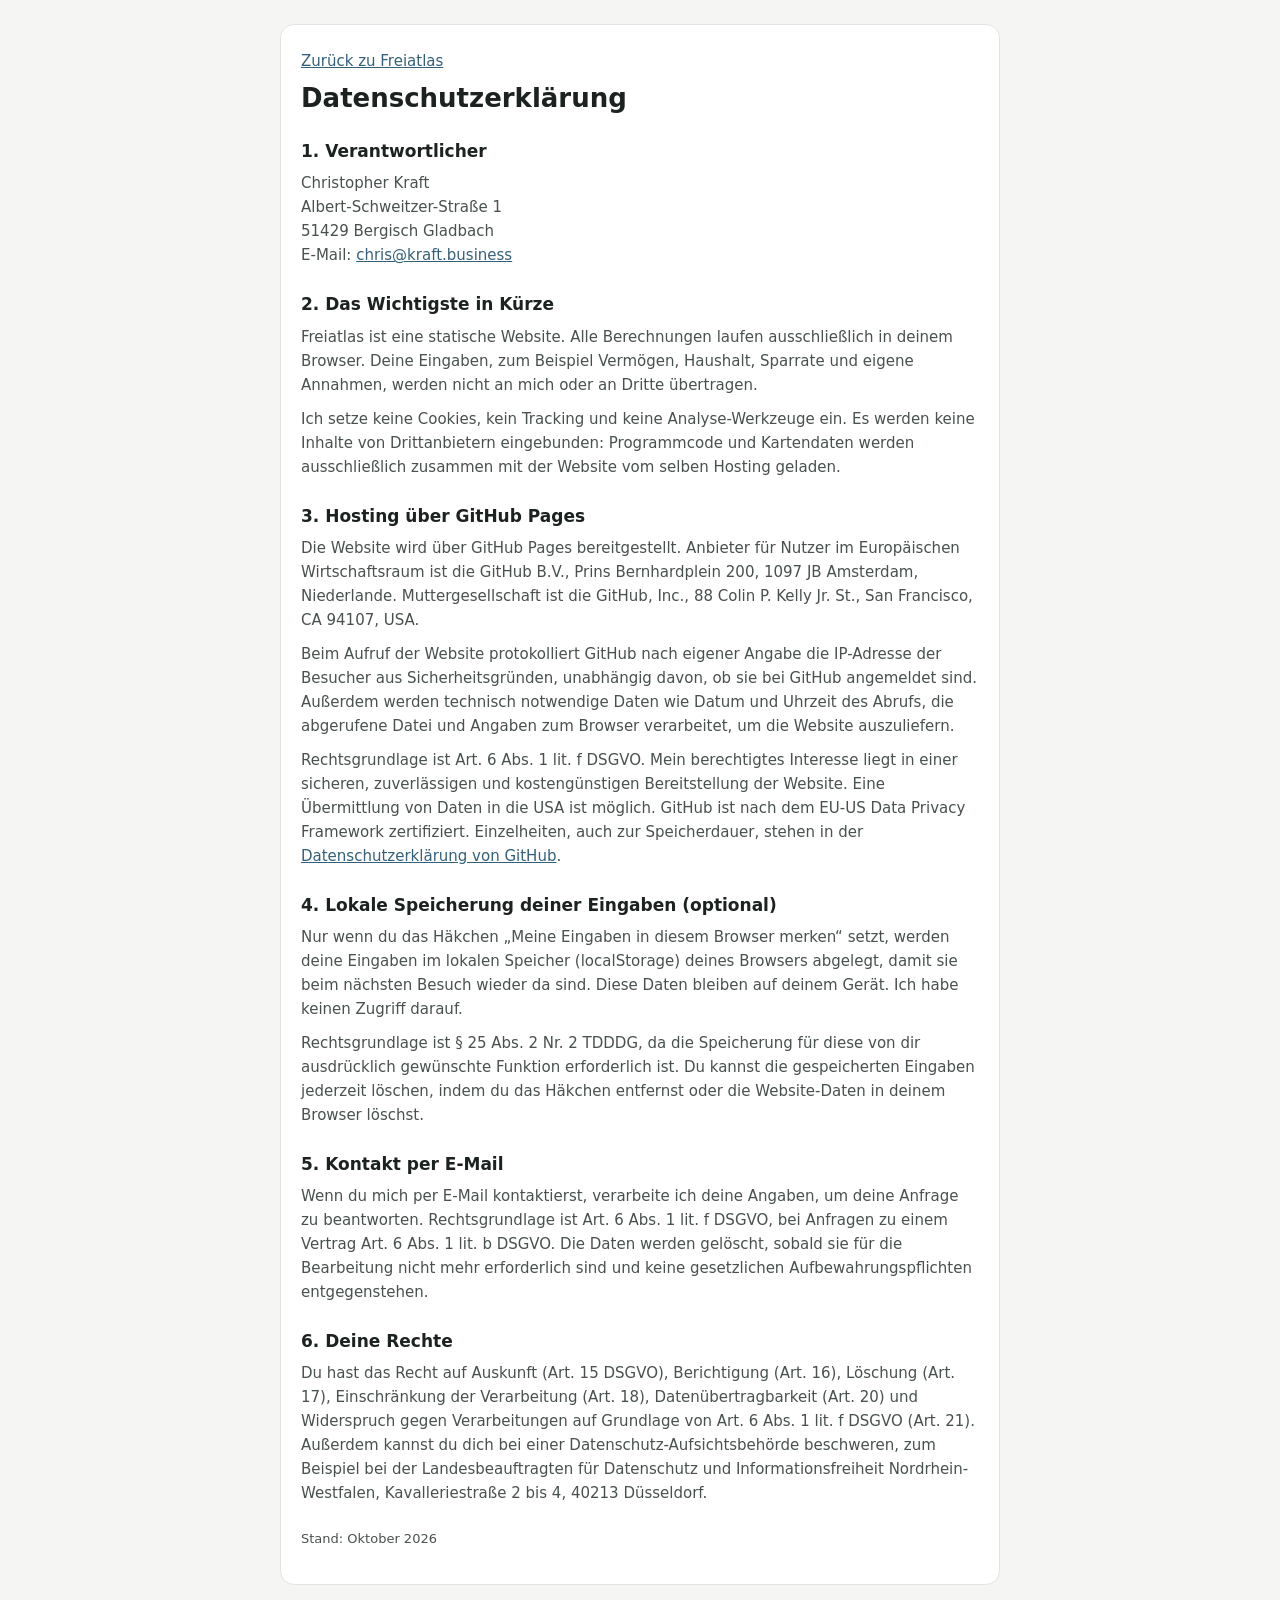
<file: datenschutz.html>
<!doctype html>
<html lang="de">
<head>
<meta charset="utf-8">
<meta name="viewport" content="width=device-width, initial-scale=1">
<meta name="color-scheme" content="light dark">
<meta name="robots" content="noindex">
<meta name="referrer" content="no-referrer">
<title>Datenschutz · Freiatlas</title>
<link rel="stylesheet" href="legal.css">
</head>
<body>
<main class="legal-page">
  <p><a href="./">Zurück zu Freiatlas</a></p>
  <h1>Datenschutzerklärung</h1>

  <h2>1. Verantwortlicher</h2>
  <p>
    Christopher Kraft<br>
    Albert-Schweitzer-Straße 1<br>
    51429 Bergisch Gladbach<br>
    E-Mail: <a href="mailto:chris@kraft.business">chris@kraft.business</a>
  </p>

  <h2>2. Das Wichtigste in Kürze</h2>
  <p>Freiatlas ist eine statische Website. Alle Berechnungen laufen ausschließlich in deinem Browser. Deine Eingaben, zum Beispiel Vermögen, Haushalt, Sparrate und eigene Annahmen, werden nicht an mich oder an Dritte übertragen.</p>
  <p>Ich setze keine Cookies, kein Tracking und keine Analyse-Werkzeuge ein. Es werden keine Inhalte von Drittanbietern eingebunden: Programmcode und Kartendaten werden ausschließlich zusammen mit der Website vom selben Hosting geladen.</p>

  <h2>3. Hosting über GitHub Pages</h2>
  <p>Die Website wird über GitHub Pages bereitgestellt. Anbieter für Nutzer im Europäischen Wirtschaftsraum ist die GitHub B.V., Prins Bernhardplein 200, 1097 JB Amsterdam, Niederlande. Muttergesellschaft ist die GitHub, Inc., 88 Colin P. Kelly Jr. St., San Francisco, CA 94107, USA.</p>
  <p>Beim Aufruf der Website protokolliert GitHub nach eigener Angabe die IP-Adresse der Besucher aus Sicherheitsgründen, unabhängig davon, ob sie bei GitHub angemeldet sind. Außerdem werden technisch notwendige Daten wie Datum und Uhrzeit des Abrufs, die abgerufene Datei und Angaben zum Browser verarbeitet, um die Website auszuliefern.</p>
  <p>Rechtsgrundlage ist Art. 6 Abs. 1 lit. f DSGVO. Mein berechtigtes Interesse liegt in einer sicheren, zuverlässigen und kostengünstigen Bereitstellung der Website. Eine Übermittlung von Daten in die USA ist möglich. GitHub ist nach dem EU-US Data Privacy Framework zertifiziert. Einzelheiten, auch zur Speicherdauer, stehen in der <a href="https://docs.github.com/site-policy/privacy-policies/github-privacy-statement" rel="noopener" target="_blank">Datenschutzerklärung von GitHub</a>.</p>

  <h2>4. Lokale Speicherung deiner Eingaben (optional)</h2>
  <p>Nur wenn du das Häkchen „Meine Eingaben in diesem Browser merken“ setzt, werden deine Eingaben im lokalen Speicher (localStorage) deines Browsers abgelegt, damit sie beim nächsten Besuch wieder da sind. Diese Daten bleiben auf deinem Gerät. Ich habe keinen Zugriff darauf.</p>
  <p>Rechtsgrundlage ist § 25 Abs. 2 Nr. 2 TDDDG, da die Speicherung für diese von dir ausdrücklich gewünschte Funktion erforderlich ist. Du kannst die gespeicherten Eingaben jederzeit löschen, indem du das Häkchen entfernst oder die Website-Daten in deinem Browser löschst.</p>

  <h2>5. Kontakt per E-Mail</h2>
  <p>Wenn du mich per E-Mail kontaktierst, verarbeite ich deine Angaben, um deine Anfrage zu beantworten. Rechtsgrundlage ist Art. 6 Abs. 1 lit. f DSGVO, bei Anfragen zu einem Vertrag Art. 6 Abs. 1 lit. b DSGVO. Die Daten werden gelöscht, sobald sie für die Bearbeitung nicht mehr erforderlich sind und keine gesetzlichen Aufbewahrungspflichten entgegenstehen.</p>

  <h2>6. Deine Rechte</h2>
  <p>Du hast das Recht auf Auskunft (Art. 15 DSGVO), Berichtigung (Art. 16), Löschung (Art. 17), Einschränkung der Verarbeitung (Art. 18), Datenübertragbarkeit (Art. 20) und Widerspruch gegen Verarbeitungen auf Grundlage von Art. 6 Abs. 1 lit. f DSGVO (Art. 21). Außerdem kannst du dich bei einer Datenschutz-Aufsichtsbehörde beschweren, zum Beispiel bei der Landesbeauftragten für Datenschutz und Informationsfreiheit Nordrhein-Westfalen, Kavalleriestraße 2 bis 4, 40213 Düsseldorf.</p>

  <p class="stand">Stand: Oktober 2026</p>
</main>
</body>
</html>
</file>
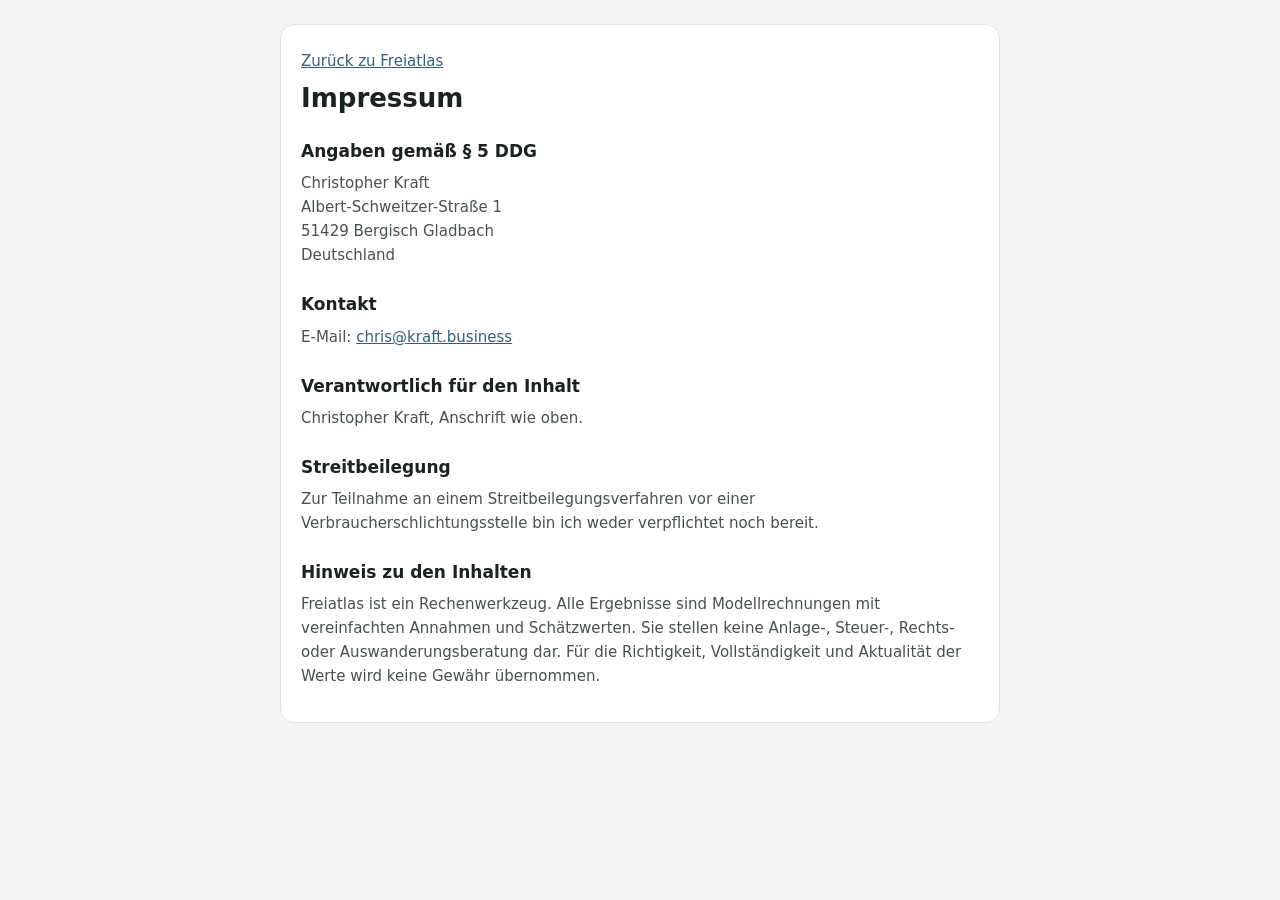
<file: impressum.html>
<!doctype html>
<html lang="de">
<head>
<meta charset="utf-8">
<meta name="viewport" content="width=device-width, initial-scale=1">
<meta name="color-scheme" content="light dark">
<meta name="robots" content="noindex">
<meta name="referrer" content="no-referrer">
<title>Impressum · Freiatlas</title>
<link rel="stylesheet" href="legal.css">
</head>
<body>
<main class="legal-page">
  <p><a href="./">Zurück zu Freiatlas</a></p>
  <h1>Impressum</h1>

  <h2>Angaben gemäß § 5 DDG</h2>
  <p>
    Christopher Kraft<br>
    Albert-Schweitzer-Straße 1<br>
    51429 Bergisch Gladbach<br>
    Deutschland
  </p>
  <h2>Kontakt</h2>
  <p>
    E-Mail: <a href="mailto:chris@kraft.business">chris@kraft.business</a>
  </p>

  <h2>Verantwortlich für den Inhalt</h2>
  <p>Christopher Kraft, Anschrift wie oben.</p>

  <h2>Streitbeilegung</h2>
  <p>Zur Teilnahme an einem Streitbeilegungsverfahren vor einer Verbraucherschlichtungsstelle bin ich weder verpflichtet noch bereit.</p>

  <h2>Hinweis zu den Inhalten</h2>
  <p>Freiatlas ist ein Rechenwerkzeug. Alle Ergebnisse sind Modellrechnungen mit vereinfachten Annahmen und Schätzwerten. Sie stellen keine Anlage-, Steuer-, Rechts- oder Auswanderungsberatung dar. Für die Richtigkeit, Vollständigkeit und Aktualität der Werte wird keine Gewähr übernommen.</p>
</main>
</body>
</html>
</file>
<file: assets/fonts/fonts.css>
@font-face {
  font-family: 'Newsreader Variable';
  font-style: normal;
  font-display: swap;
  font-weight: 200 800;
  src: url(./newsreader-latin-ext-opsz-normal.woff2) format('woff2-variations');
  unicode-range: U+0100-02BA,U+02BD-02C5,U+02C7-02CC,U+02CE-02D7,U+02DD-02FF,U+0304,U+0308,U+0329,U+1D00-1DBF,U+1E00-1E9F,U+1EF2-1EFF,U+2020,U+20A0-20AB,U+20AD-20C0,U+2113,U+2C60-2C7F,U+A720-A7FF;
}
@font-face {
  font-family: 'Newsreader Variable';
  font-style: normal;
  font-display: swap;
  font-weight: 200 800;
  src: url(./newsreader-latin-opsz-normal.woff2) format('woff2-variations');
  unicode-range: U+0000-00FF,U+0131,U+0152-0153,U+02BB-02BC,U+02C6,U+02DA,U+02DC,U+0304,U+0308,U+0329,U+2000-206F,U+20AC,U+2122,U+2191,U+2193,U+2212,U+2215,U+FEFF,U+FFFD;
}
@font-face {
  font-family: 'Source Sans 3 Variable';
  font-style: normal;
  font-display: swap;
  font-weight: 200 900;
  src: url(./source-sans-3-latin-ext-wght-normal.woff2) format('woff2-variations');
  unicode-range: U+0100-02BA,U+02BD-02C5,U+02C7-02CC,U+02CE-02D7,U+02DD-02FF,U+0304,U+0308,U+0329,U+1D00-1DBF,U+1E00-1E9F,U+1EF2-1EFF,U+2020,U+20A0-20AB,U+20AD-20C4,U+2113,U+2C60-2C7F,U+A720-A7FF;
}
@font-face {
  font-family: 'Source Sans 3 Variable';
  font-style: normal;
  font-display: swap;
  font-weight: 200 900;
  src: url(./source-sans-3-latin-wght-normal.woff2) format('woff2-variations');
  unicode-range: U+0000-00FF,U+0131,U+0152-0153,U+02BB-02BC,U+02C6,U+02DA,U+02DC,U+0304,U+0308,U+0329,U+2000-206F,U+20AC,U+2122,U+2191,U+2193,U+2212,U+2215,U+FEFF,U+FFFD;
}
</file>
<file: legal.css>
:root {
  --bg: #f5f6f3;
  --surface: #ffffff;
  --ink: #1c2220;
  --ink-2: #48514d;
  --border: #e1e5e0;
  --accent: #34607a;
}
@media (prefers-color-scheme: dark) {
  :root {
    --bg: #111416;
    --surface: #1a1e21;
    --ink: #e7ebe9;
    --ink-2: #b9c1bd;
    --border: #2d3337;
    --accent: #8fbcd4;
  }
}
* { box-sizing: border-box; }
body {
  margin: 0;
  background: var(--bg);
  color: var(--ink);
  font: 15px/1.6 system-ui, -apple-system, "Segoe UI", Roboto, "Helvetica Neue", Arial, sans-serif;
}
.legal-page {
  max-width: 720px;
  margin: 24px auto 48px;
  padding: 24px 20px;
  background: var(--surface);
  border: 1px solid var(--border);
  border-radius: 14px;
}
h1 { font-size: 26px; line-height: 1.2; margin: 8px 0 16px; }
h2 { font-size: 17px; margin: 24px 0 6px; }
p { margin: 0 0 10px; color: var(--ink-2); }
a { color: var(--accent); }
.stand { margin-top: 24px; font-size: 13px; }
@media (max-width: 760px) {
  .legal-page { margin: 0; border-radius: 0; border-left: 0; border-right: 0; padding: 20px 16px; }
}
</file>
